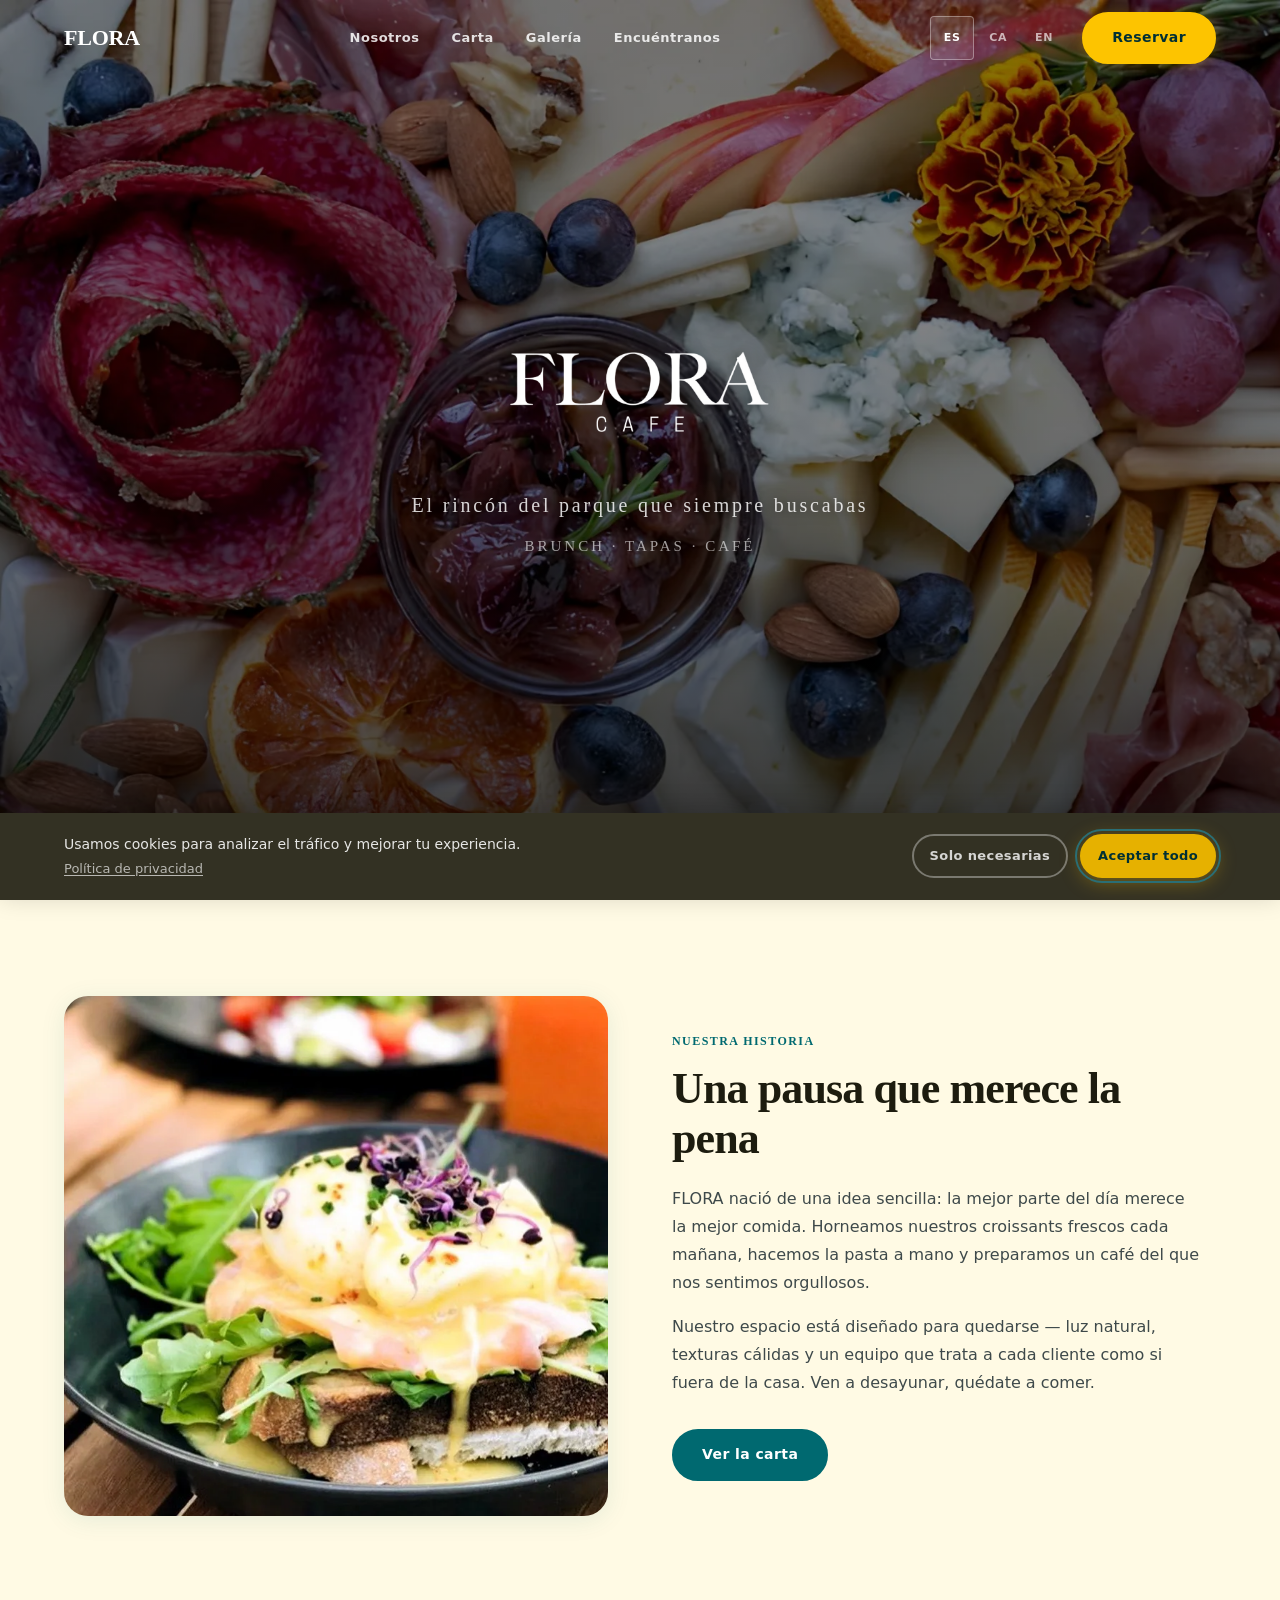
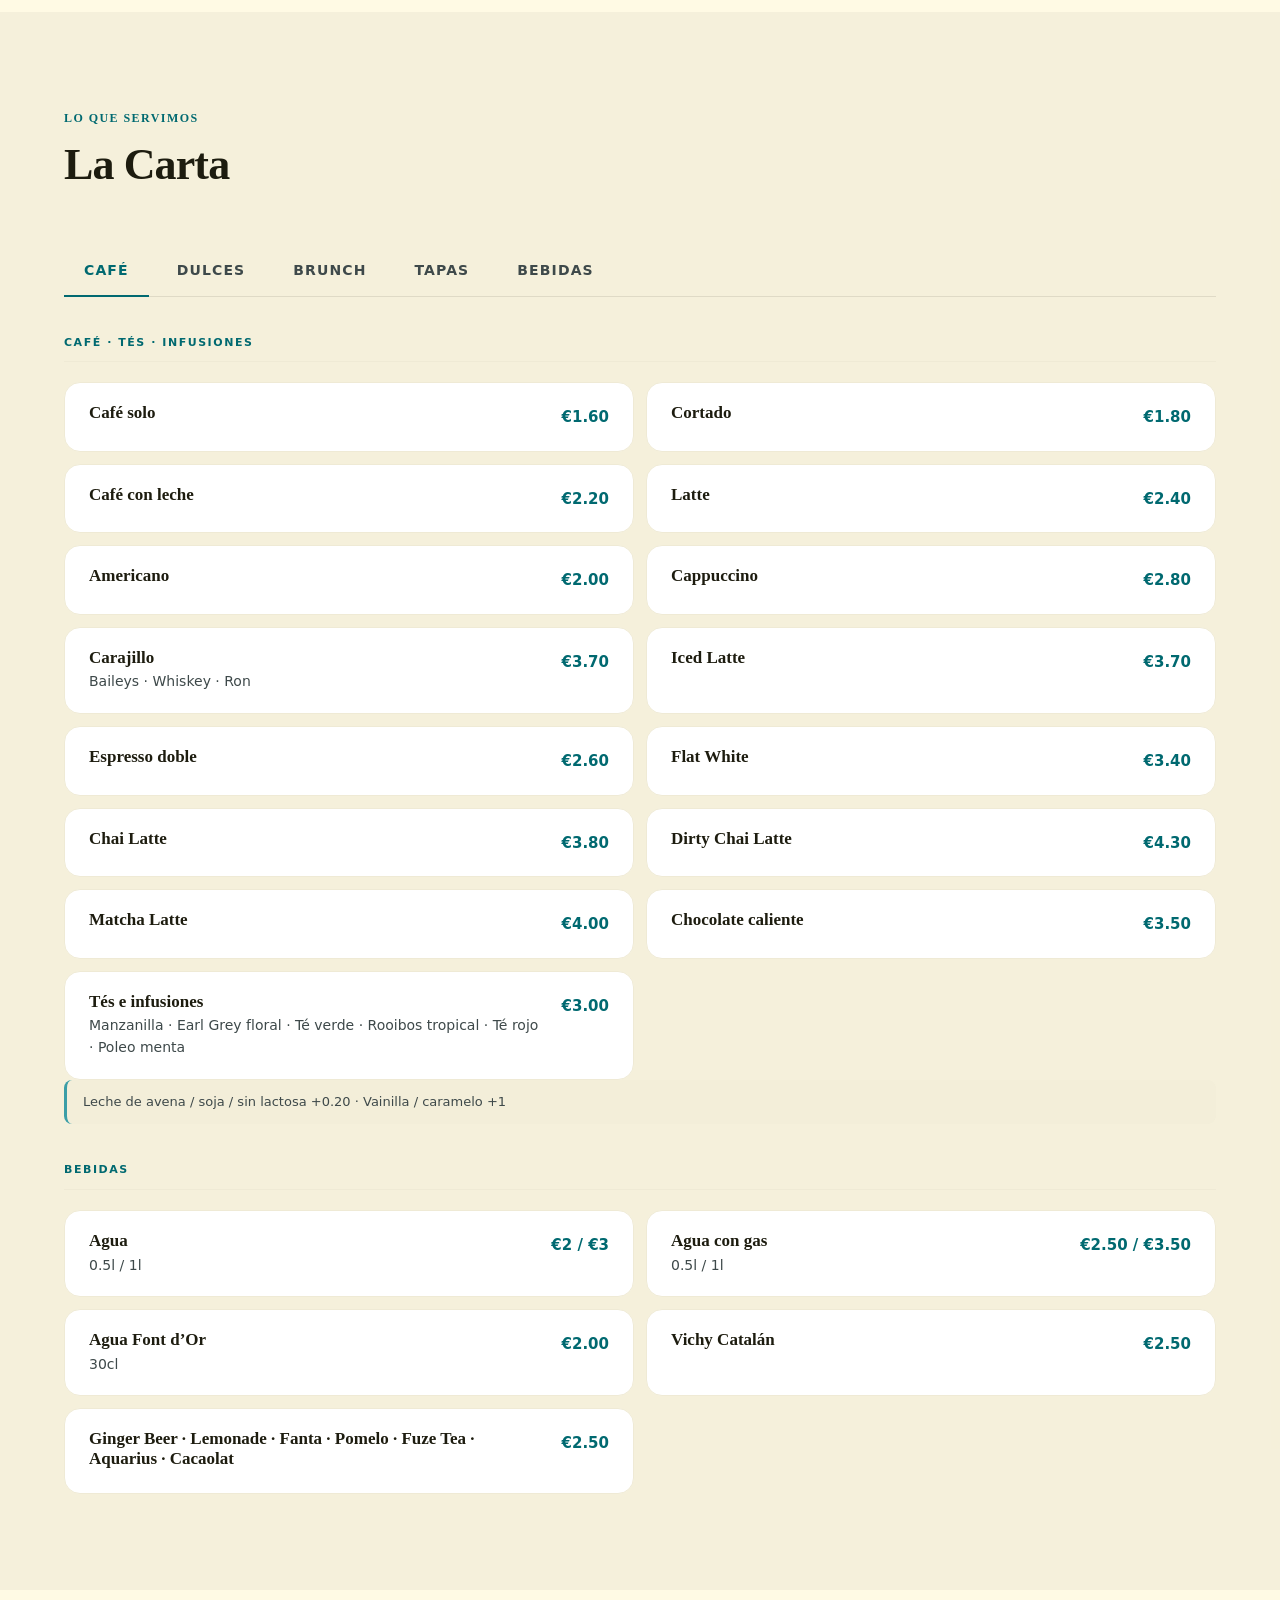
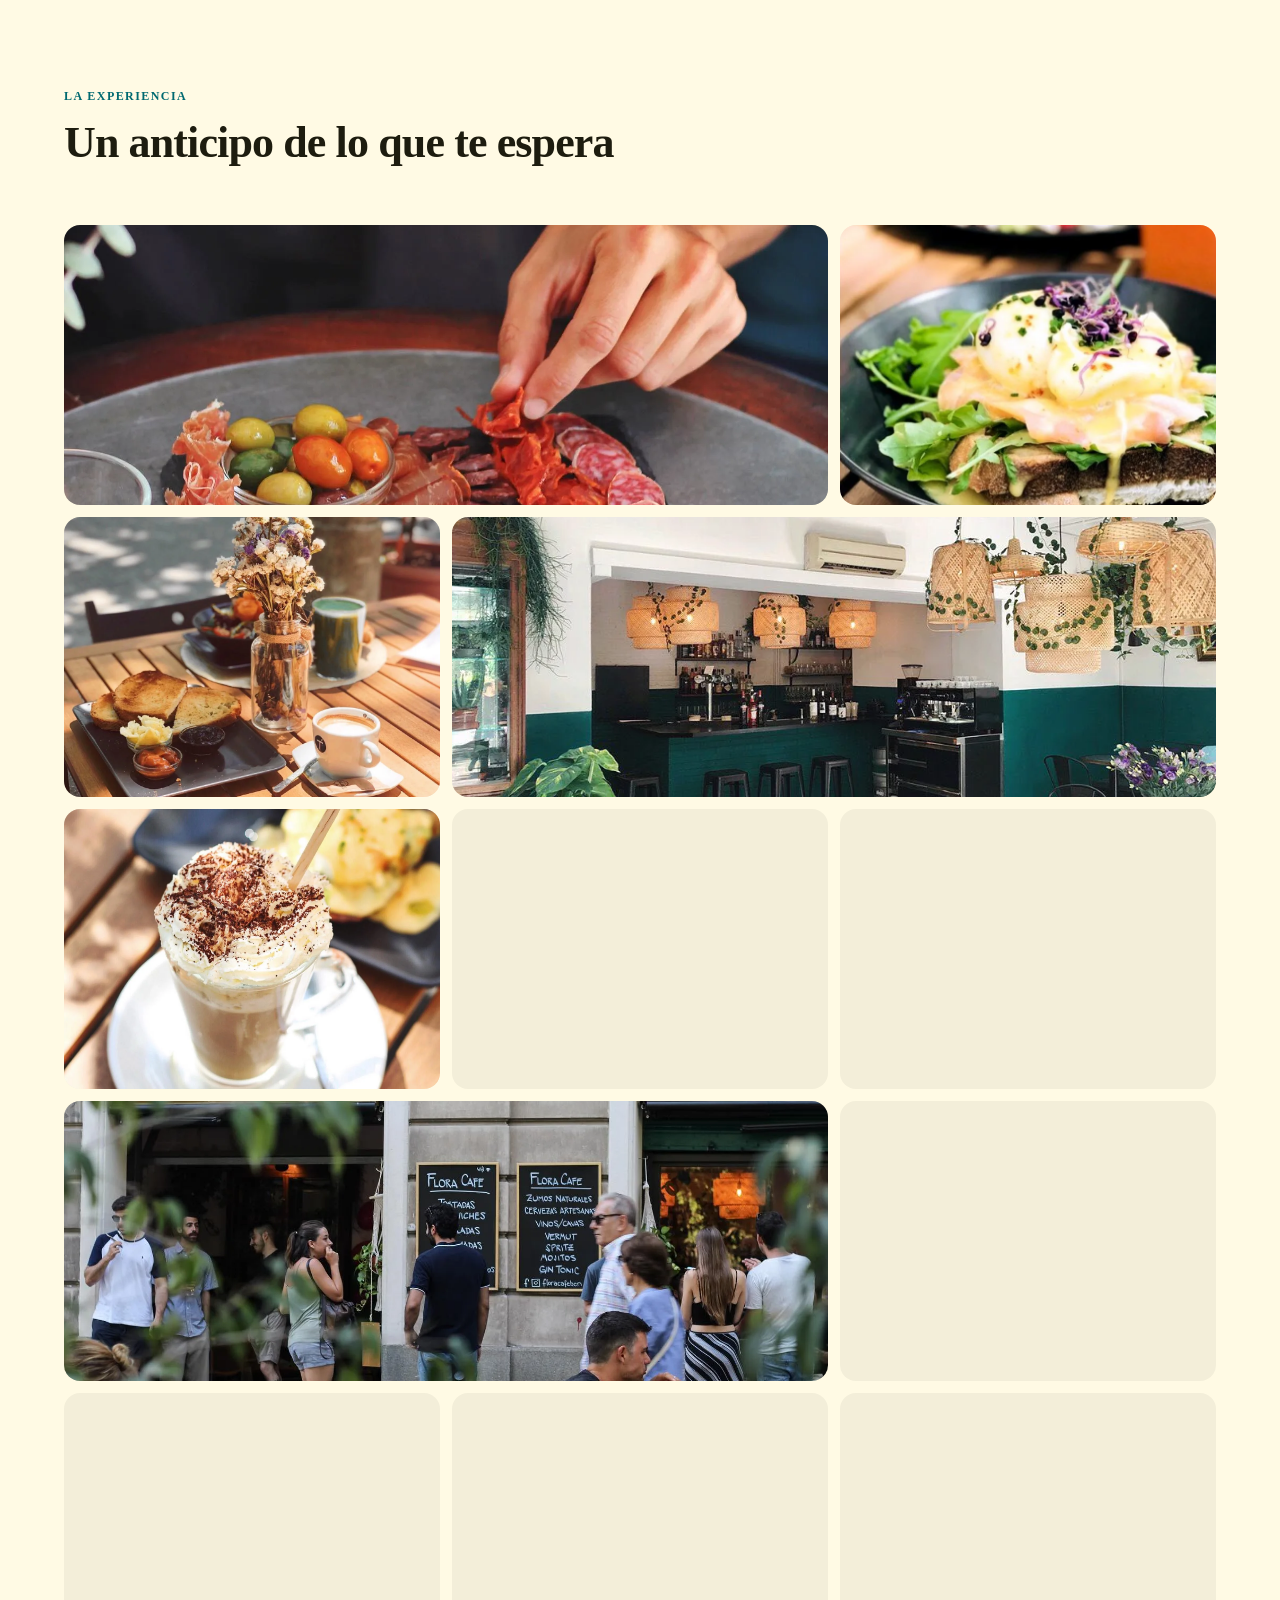
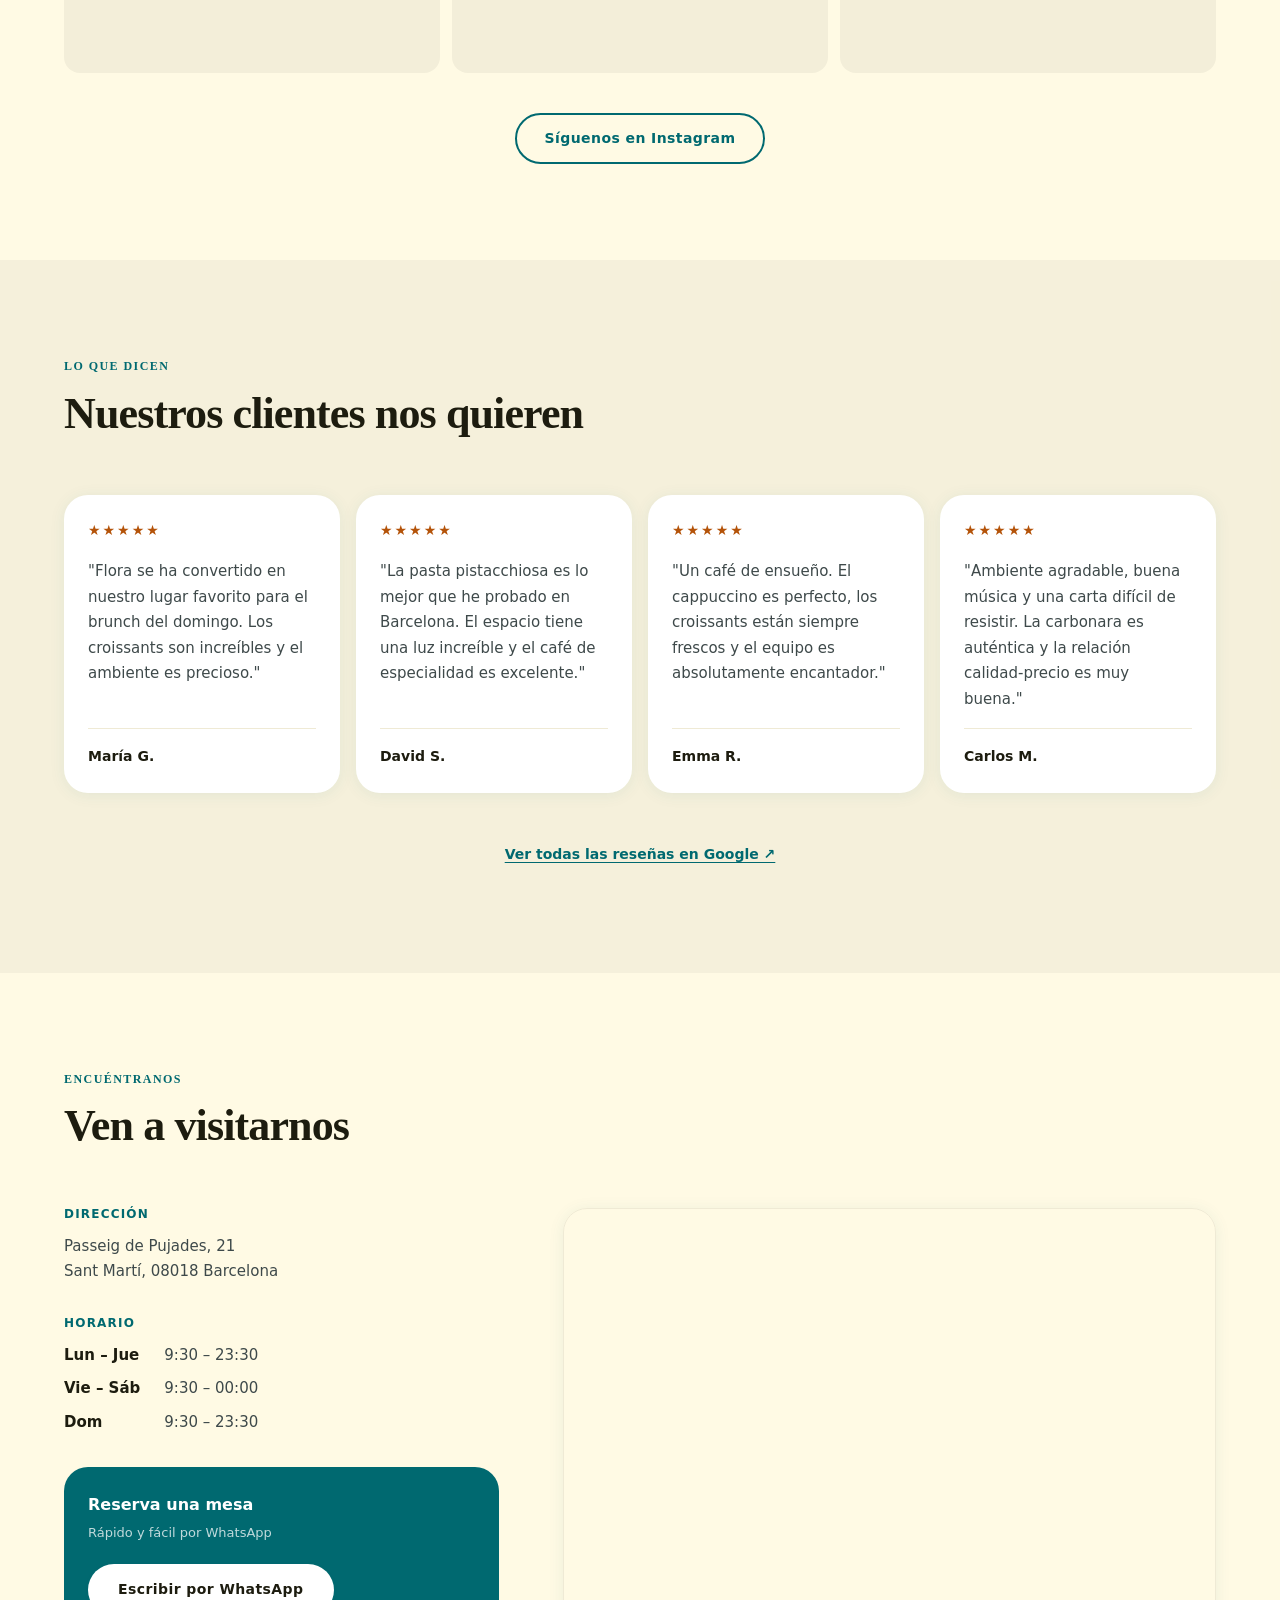
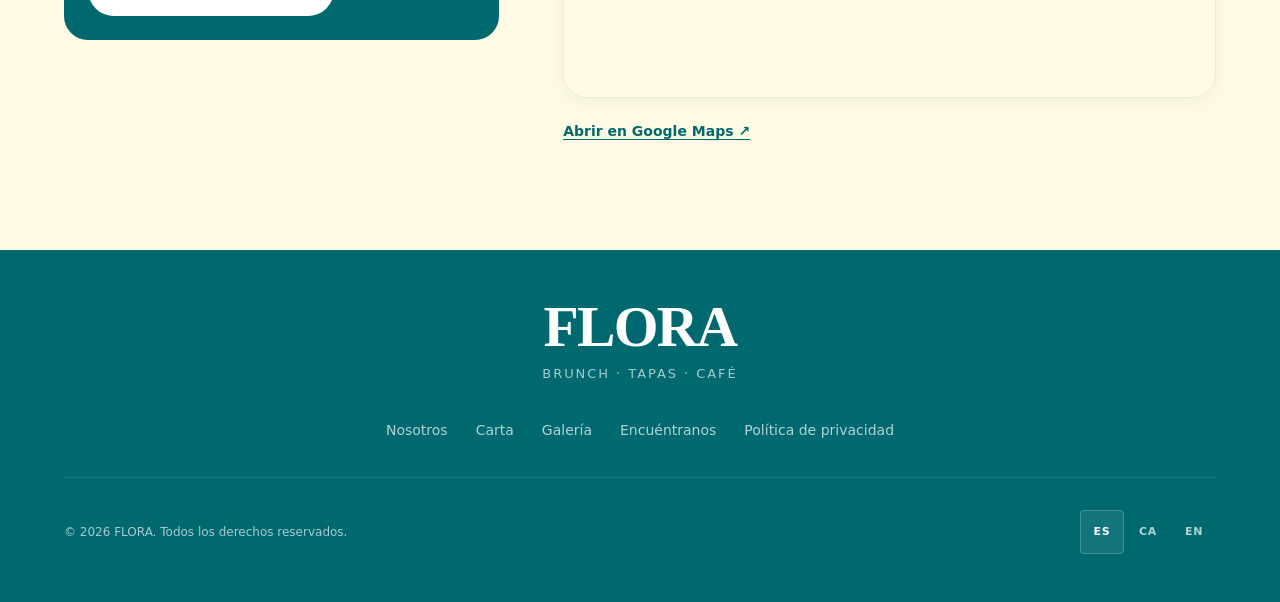
<file: index.html>
<!DOCTYPE html>
<html lang="es">
<head>
  <meta charset="UTF-8">
  <meta name="viewport" content="width=device-width, initial-scale=1.0">

  <!-- SEO -->
  <title>FLORA — Brunch · Tapas · Café en Barcelona</title>
  <meta name="description" content="FLORA es un café artesanal en Barcelona especializado en brunch mediterráneo, pasta fresca y café de especialidad. Croissants horneados cada mañana.">
  <link rel="canonical" href="https://flora-bcn.vercel.app">

  <!-- Open Graph -->
  <meta property="og:type" content="website">
  <meta property="og:title" content="FLORA — Brunch · Tapas · Café en Barcelona">
  <meta property="og:description" content="Croissants horneados cada mañana, pasta hecha a mano y café de especialidad. FLORA, Barcelona.">
  <meta property="og:image" content="https://flora-bcn.vercel.app/images/og-image.jpg">
  <meta property="og:url" content="https://flora-bcn.vercel.app">
  <meta property="og:locale" content="es_ES">

  <!-- Twitter Card -->
  <meta name="twitter:card" content="summary_large_image">
  <meta name="twitter:title" content="FLORA — Brunch · Tapas · Café en Barcelona">
  <meta name="twitter:image" content="https://flora-bcn.vercel.app/images/og-image.jpg">

  <!-- Favicon -->
  <link rel="icon" type="image/svg+xml" href="favicon.svg">
  <link rel="manifest" href="site.webmanifest">

  <!-- Preconnect — GTM loads after cookie consent; pre-warm the connection -->
  <link rel="preconnect" href="https://www.googletagmanager.com" crossorigin>
  <link rel="dns-prefetch" href="https://www.googletagmanager.com">

  <!-- Preload hero poster — LCP candidate; fetchpriority="high" maximises priority -->
  <link rel="preload" as="image"
        imagesrcset="images/Hero-mobile.webp 750w, images/hero1.webp 1920w"
        imagesizes="(max-width: 767px) 750px, 1920px"
        type="image/webp" fetchpriority="high">

  <!-- Preload heading font -->
  <link rel="preload" href="fonts/CormorantGaramond-SemiBold.woff2" as="font" type="font/woff2" crossorigin>
  <!-- Preload body font — prevents FOUT on body text -->
  <link rel="preload" href="fonts/BeVietnamPro-Regular.woff2" as="font" type="font/woff2" crossorigin>

  <!-- Stylesheets -->
  <link rel="stylesheet" href="css/style.css">
  <link rel="stylesheet" href="css/print.css" media="print">

  <!-- UPDATE: Replace G-XXXXXXXXXX with the real GA4 Measurement ID before launch -->
  <script>window.GA_MEASUREMENT_ID = 'G-XXXXXXXXXX';</script>

  <!-- Schema.org JSON-LD -->
  <script type="application/ld+json">
  {
    "@context": "https://schema.org",
    "@type": "Restaurant",
    "name": "FLORA",
    "url": "https://flora-bcn.vercel.app",
    "image": "https://flora-bcn.vercel.app/images/og-image.jpg",
    "telephone": "+34600000000",
    "address": {
      "@type": "PostalAddress",
      "streetAddress": "Passeig de Pujades, 21",
      "postalCode": "08018",
      "addressLocality": "Barcelona",
      "addressRegion": "Sant Martí",
      "addressCountry": "ES"
    },
    "servesCuisine": ["Brunch", "Tapas", "Café"],
    "priceRange": "€€",
    "openingHoursSpecification": [
      {
        "@type": "OpeningHoursSpecification",
        "dayOfWeek": ["Monday", "Tuesday", "Wednesday", "Thursday", "Sunday"],
        "opens": "09:30",
        "closes": "23:30"
      },
      {
        "@type": "OpeningHoursSpecification",
        "dayOfWeek": ["Friday", "Saturday"],
        "opens": "09:30",
        "closes": "00:00"
      }
    ],
    "aggregateRating": {
      "@type": "AggregateRating",
      "ratingValue": 4.8,
      "reviewCount": 89
    }
  }
  </script>
</head>
<body>

<!-- ============================================================
     LOADING SCREEN — shows on first visit only
     ============================================================ -->
<div id="loader" class="loader" aria-hidden="true">
  <div class="loader__inner">
    <span class="loader__name">FLORA</span>
    <span class="loader__sub">Brunch · Tapas · Café</span>
  </div>
</div>

<!-- ============================================================
     SKIP NAVIGATION
     ============================================================ -->
<a href="#main" class="skip-nav" data-i18n="skip.nav">Ir al contenido principal</a>

<!-- ============================================================
     NAVIGATION
     ============================================================ -->
<nav id="nav" aria-label="Navegación principal" data-i18n-aria="nav.aria">
  <div class="nav__inner container">

    <!-- Logo -->
    <a href="#" class="nav__logo" aria-label="FLORA — Inicio" data-i18n-aria="nav.logo.aria">FLORA</a>

    <!-- Desktop links + mobile overlay -->
    <ul class="nav__links" id="nav-links" role="list">
      <li><a href="#about" data-i18n="nav.about">Nosotros</a></li>
      <li><a href="#menu" data-i18n="nav.menu">Carta</a></li>
      <li><a href="#gallery" data-i18n="nav.gallery">Galería</a></li>
      <li><a href="#find-us" data-i18n="nav.find">Encuéntranos</a></li>
      <!-- Mobile-only items -->
      <li class="nav__mobile-extra">
        <div class="nav__lang" role="group" aria-label="Idioma" data-i18n-aria="nav.lang.aria">
          <button class="lang-btn lang-btn--active" data-lang="es" aria-pressed="true">ES</button>
          <button class="lang-btn" data-lang="ca" aria-pressed="false">CA</button>
          <button class="lang-btn" data-lang="en" aria-pressed="false">EN</button>
        </div>
      </li>
      <li class="nav__mobile-extra">
        <a href="#find-us" class="btn btn--cta" data-i18n="nav.reserve">Reservar</a>
      </li>
    </ul>

    <!-- Desktop right: lang + CTA -->
    <div class="nav__right">
      <div class="nav__lang nav__lang--desktop" role="group" aria-label="Idioma" data-i18n-aria="nav.lang.aria">
        <button class="lang-btn lang-btn--active" data-lang="es" aria-pressed="true">ES</button>
        <button class="lang-btn" data-lang="ca" aria-pressed="false">CA</button>
        <button class="lang-btn" data-lang="en" aria-pressed="false">EN</button>
      </div>
      <a href="#find-us" class="btn btn--cta" data-i18n="nav.reserve">Reservar</a>
    </div>

    <!-- Hamburger -->
    <button
      class="nav__toggle"
      id="nav-toggle"
      aria-expanded="false"
      aria-controls="nav-links"
      aria-label="Abrir menú"
      data-i18n-aria="nav.toggle.open">
      <span></span>
      <span></span>
      <span></span>
    </button>

  </div>
</nav>

<!-- SR-only H1 — visible heading is in each section -->
<h1 class="sr-only">FLORA Cafe — Brunch, Tapas y Café en Barcelona</h1>

<!-- ============================================================
     MAIN CONTENT
     ============================================================ -->
<main id="main">

<!-- ─── HERO ──────────────────────────────────────────────── -->
<section id="hero">

  <div class="hero__bg" aria-hidden="true">
    <picture>
      <source media="(max-width: 767px)" srcset="images/Hero-mobile.webp" type="image/webp">
      <source srcset="images/hero1.webp" type="image/webp">
      <img src="images/hero1.jpg" alt="" class="hero__img" decoding="async" fetchpriority="high">
    </picture>
    <div class="hero__overlay"></div>
  </div>

  <!-- Hero content -->
  <div class="hero__content">
    <div class="hero__top">
      <img
        src="images/logo.webp"
        alt="FLORA"
        class="hero__logo"
        width="220"
        height="88"
        loading="eager"
        decoding="sync">
      <p class="hero__subtitle" data-i18n="hero.subtitle">El rincón del parque que siempre buscabas</p>
    </div>
    <div class="hero__bottom">
      <p class="hero__tagline" data-i18n="hero.tagline">Brunch · Tapas · Café</p>
    </div>
  </div>

  <!-- Scroll indicator -->
  <div class="hero__scroll" aria-hidden="true">
    <div class="hero__scroll-mouse">
      <div class="hero__scroll-dot"></div>
    </div>
  </div>

</section>

<!-- ─── ABOUT ─────────────────────────────────────────────── -->
<section id="about" class="section">
  <div class="container about__grid">

    <!-- Image (moves to left on desktop) -->
    <div class="about__image-wrap">
      <picture>
        <source srcset="images/food7.webp" type="image/webp">
        <img
          src="images/food7.jpg"
          alt="El cálido interior de FLORA Cafe, con luz natural y detalles artesanales"
          class="about__image reveal--scale"
          loading="lazy"
          decoding="async"
          width="800"
          height="600">
      </picture>
    </div>

    <!-- Text -->
    <div class="about__text">
      <span class="section-label reveal" data-i18n="about.label">Nuestra historia</span>
      <h2 class="reveal--heading" data-i18n="about.heading">Una pausa que merece la pena</h2>
      <p class="reveal" style="transition-delay:80ms" data-i18n="about.p1">FLORA nació de una idea sencilla: la mejor parte del día merece la mejor comida. Horneamos nuestros croissants frescos cada mañana, hacemos la pasta a mano y preparamos un café del que nos sentimos orgullosos.</p>
      <p class="reveal" style="transition-delay:160ms" data-i18n="about.p2">Nuestro espacio está diseñado para quedarse — luz natural, texturas cálidas y un equipo que trata a cada cliente como si fuera de la casa. Ven a desayunar, quédate a comer.</p>
      <a href="#menu" class="btn btn--primary reveal" style="transition-delay:240ms" data-i18n="about.cta">Ver la carta</a>
    </div>

  </div>
</section>

<!-- ─── MENU ──────────────────────────────────────────────── -->
<section id="menu" class="section section--tinted">
  <div class="container">

    <div class="section-header">
      <span class="section-label reveal" data-i18n="menu.label">Lo que servimos</span>
      <h2 class="reveal--heading" data-i18n="menu.heading">La Carta</h2>
    </div>

    <!-- Tab list -->
    <div class="menu__tabs" role="tablist" aria-label="Categorías del menú" data-i18n-aria="menu.tabs.aria">
      <button class="menu__tab menu__tab--active" role="tab" aria-selected="true"  aria-controls="panel-cafe"    id="tab-cafe"    data-i18n="menu.tab.cafe">CAFÉ</button>
      <button class="menu__tab" role="tab" aria-selected="false" tabindex="-1" aria-controls="panel-dulces"  id="tab-dulces"  data-i18n="menu.tab.dulces">DULCES</button>
      <button class="menu__tab" role="tab" aria-selected="false" tabindex="-1" aria-controls="panel-brunch"  id="tab-brunch"  data-i18n="menu.tab.croissants">BRUNCH</button>
      <button class="menu__tab" role="tab" aria-selected="false" tabindex="-1" aria-controls="panel-tapas"   id="tab-tapas"   data-i18n="menu.tab.pasta">TAPAS</button>
      <button class="menu__tab" role="tab" aria-selected="false" tabindex="-1" aria-controls="panel-bebidas" id="tab-bebidas" data-i18n="menu.tab.drinks">BEBIDAS</button>
    </div>

    <!-- Tab panels -->
    <div class="menu__panels">

      <!-- ─── CAFÉ ──────────────────────────────────────────── -->
      <div id="panel-cafe" role="tabpanel" aria-labelledby="tab-cafe">

        <h3 class="menu__subcat" data-i18n="menu.cat.cafe">CAFÉ · TÉS · INFUSIONES</h3>

        <div class="tapas-list stagger-group">

          <article class="tapas-item reveal">
            <div class="tapas-item__body">
              <h4 class="tapas-item__name" data-i18n="menu.item.cafe.solo">Café solo</h4>
            </div>
            <span class="tapas-item__price">€1.60</span>
          </article>

          <article class="tapas-item reveal">
            <div class="tapas-item__body">
              <h4 class="tapas-item__name" data-i18n="menu.item.cafe.cortado">Cortado</h4>
            </div>
            <span class="tapas-item__price">€1.80</span>
          </article>

          <article class="tapas-item reveal">
            <div class="tapas-item__body">
              <h4 class="tapas-item__name" data-i18n="menu.item.cafe.conleche">Café con leche</h4>
            </div>
            <span class="tapas-item__price">€2.20</span>
          </article>

          <article class="tapas-item reveal">
            <div class="tapas-item__body">
              <h4 class="tapas-item__name" data-i18n="menu.item.cafe.latte">Latte</h4>
            </div>
            <span class="tapas-item__price">€2.40</span>
          </article>

          <article class="tapas-item reveal">
            <div class="tapas-item__body">
              <h4 class="tapas-item__name" data-i18n="menu.item.cafe.americano">Americano</h4>
            </div>
            <span class="tapas-item__price">€2.00</span>
          </article>

          <article class="tapas-item reveal">
            <div class="tapas-item__body">
              <h4 class="tapas-item__name" data-i18n="menu.item.cafe.cappuccino">Cappuccino</h4>
            </div>
            <span class="tapas-item__price">€2.80</span>
          </article>

          <article class="tapas-item reveal">
            <div class="tapas-item__body">
              <h4 class="tapas-item__name" data-i18n="menu.item.cafe.carajillo">Carajillo</h4>
              <p class="tapas-item__desc" data-i18n="menu.item.cafe.carajillo.desc">Baileys · Whiskey · Ron</p>
            </div>
            <span class="tapas-item__price">€3.70</span>
          </article>

          <article class="tapas-item reveal">
            <div class="tapas-item__body">
              <h4 class="tapas-item__name" data-i18n="menu.item.cafe.iced">Iced Latte</h4>
            </div>
            <span class="tapas-item__price">€3.70</span>
          </article>

          <article class="tapas-item reveal">
            <div class="tapas-item__body">
              <h4 class="tapas-item__name" data-i18n="menu.item.cafe.doble">Espresso doble</h4>
            </div>
            <span class="tapas-item__price">€2.60</span>
          </article>

          <article class="tapas-item reveal">
            <div class="tapas-item__body">
              <h4 class="tapas-item__name" data-i18n="menu.item.cafe.flatwhite">Flat White</h4>
            </div>
            <span class="tapas-item__price">€3.40</span>
          </article>

          <article class="tapas-item reveal">
            <div class="tapas-item__body">
              <h4 class="tapas-item__name" data-i18n="menu.item.cafe.chai">Chai Latte</h4>
            </div>
            <span class="tapas-item__price">€3.80</span>
          </article>

          <article class="tapas-item reveal">
            <div class="tapas-item__body">
              <h4 class="tapas-item__name" data-i18n="menu.item.cafe.dirtychai">Dirty Chai Latte</h4>
            </div>
            <span class="tapas-item__price">€4.30</span>
          </article>

          <article class="tapas-item reveal">
            <div class="tapas-item__body">
              <h4 class="tapas-item__name" data-i18n="menu.item.cafe.matcha">Matcha Latte</h4>
            </div>
            <span class="tapas-item__price">€4.00</span>
          </article>

          <article class="tapas-item reveal">
            <div class="tapas-item__body">
              <h4 class="tapas-item__name" data-i18n="menu.item.cafe.chocolate">Chocolate caliente</h4>
            </div>
            <span class="tapas-item__price">€3.50</span>
          </article>

          <article class="tapas-item reveal">
            <div class="tapas-item__body">
              <h4 class="tapas-item__name" data-i18n="menu.item.cafe.te">Tés e infusiones</h4>
              <p class="tapas-item__desc" data-i18n="menu.item.cafe.te.desc">Manzanilla · Earl Grey floral · Té verde · Rooibos tropical · Té rojo · Poleo menta</p>
            </div>
            <span class="tapas-item__price">€3.00</span>
          </article>

        </div>

        <p class="menu__note" data-i18n="menu.note.cafe.addons">Leche de avena / soja / sin lactosa +0.20 · Vainilla / caramelo +1</p>

        <h3 class="menu__subcat" data-i18n="menu.cat.cold">BEBIDAS</h3>

        <div class="tapas-list stagger-group">

          <article class="tapas-item reveal">
            <div class="tapas-item__body">
              <h4 class="tapas-item__name" data-i18n="menu.item.agua">Agua</h4>
              <p class="tapas-item__desc">0.5l / 1l</p>
            </div>
            <span class="tapas-item__price">€2 / €3</span>
          </article>

          <article class="tapas-item reveal">
            <div class="tapas-item__body">
              <h4 class="tapas-item__name" data-i18n="menu.item.agua.gas">Agua con gas</h4>
              <p class="tapas-item__desc">0.5l / 1l</p>
            </div>
            <span class="tapas-item__price">€2.50 / €3.50</span>
          </article>

          <article class="tapas-item reveal">
            <div class="tapas-item__body">
              <h4 class="tapas-item__name" data-i18n="menu.item.fontdor">Agua Font d&rsquo;Or</h4>
              <p class="tapas-item__desc">30cl</p>
            </div>
            <span class="tapas-item__price">€2.00</span>
          </article>

          <article class="tapas-item reveal">
            <div class="tapas-item__body">
              <h4 class="tapas-item__name" data-i18n="menu.item.vichy">Vichy Catalán</h4>
            </div>
            <span class="tapas-item__price">€2.50</span>
          </article>

          <article class="tapas-item reveal">
            <div class="tapas-item__body">
              <h4 class="tapas-item__name" data-i18n="menu.item.refrescos">Ginger Beer · Lemonade · Fanta · Pomelo · Fuze Tea · Aquarius · Cacaolat</h4>
            </div>
            <span class="tapas-item__price">€2.50</span>
          </article>

        </div>
      </div>

      <!-- ─── DULCES ─────────────────────────────────────────── -->
      <div id="panel-dulces" role="tabpanel" aria-labelledby="tab-dulces" class="menu__panel--hidden">

        <h3 class="menu__subcat" data-i18n="menu.cat.dulces">DULCES CASEROS</h3>

        <div class="tapas-list stagger-group">

          <article class="tapas-item reveal">
            <div class="tapas-item__body">
              <h4 class="tapas-item__name" data-i18n="menu.item.granola">Granola casera</h4>
              <p class="tapas-item__desc" data-i18n="menu.item.granola.desc">Con yogur natural, granola casera, frutas de temporada y miel</p>
            </div>
            <span class="tapas-item__price">€7.90</span>
          </article>

          <article class="tapas-item reveal">
            <div class="tapas-item__body">
              <h4 class="tapas-item__name" data-i18n="menu.item.zanahoria">Tarta de zanahoria</h4>
              <p class="tapas-item__desc" data-i18n="menu.item.zanahoria.desc">Glaseado con granola casera</p>
            </div>
            <span class="tapas-item__price">€5.90</span>
          </article>

          <article class="tapas-item reveal">
            <div class="tapas-item__body">
              <h4 class="tapas-item__name" data-i18n="menu.item.banana">Banana bread</h4>
              <p class="tapas-item__desc" data-i18n="menu.item.banana.desc">Con dulce de leche y banana caramelizada</p>
            </div>
            <span class="tapas-item__price">€5.90</span>
          </article>

          <article class="tapas-item reveal">
            <div class="tapas-item__body">
              <h4 class="tapas-item__name" data-i18n="menu.item.brownie">Brownie</h4>
              <p class="tapas-item__desc" data-i18n="menu.item.brownie.desc">Con helado de vainilla y frutas de temporada</p>
            </div>
            <span class="tapas-item__price">€6.40</span>
          </article>

          <article class="tapas-item reveal">
            <div class="tapas-item__body">
              <h4 class="tapas-item__name" data-i18n="menu.item.cookie">Chocolate chunk cookie XL</h4>
            </div>
            <span class="tapas-item__price">€3.60</span>
          </article>

          <article class="tapas-item reveal">
            <div class="tapas-item__body">
              <h4 class="tapas-item__name" data-i18n="menu.item.croissant.dulce">Croissant dulce</h4>
              <p class="tapas-item__desc" data-i18n="menu.item.croissant.dulce.desc">Con nutella o dulce de leche</p>
            </div>
            <span class="tapas-item__price">€3.60</span>
          </article>

        </div>

        <h3 class="menu__subcat" data-i18n="menu.cat.zumos">ZUMOS NATURALES</h3>

        <div class="tapas-list stagger-group">

          <article class="tapas-item reveal">
            <div class="tapas-item__body">
              <h4 class="tapas-item__name" data-i18n="menu.item.limonada">Limonada casera</h4>
              <p class="tapas-item__desc">45cl</p>
            </div>
            <span class="tapas-item__price">€3.90</span>
          </article>

          <article class="tapas-item reveal">
            <div class="tapas-item__body">
              <h4 class="tapas-item__name" data-i18n="menu.item.naranja">Naranja</h4>
              <p class="tapas-item__desc">23cl / 45cl</p>
            </div>
            <span class="tapas-item__price">€3.90 / €5.90</span>
          </article>

          <article class="tapas-item reveal">
            <div class="tapas-item__body">
              <h4 class="tapas-item__name" data-i18n="menu.item.fresa">Fresa y plátano</h4>
              <p class="tapas-item__desc" data-i18n="menu.item.fresa.desc">45cl · Con leche o zumo de naranja +1</p>
            </div>
            <span class="tapas-item__price">€5.90</span>
          </article>

          <article class="tapas-item reveal">
            <div class="tapas-item__body">
              <h4 class="tapas-item__name" data-i18n="menu.item.verde">Verde</h4>
              <p class="tapas-item__desc" data-i18n="menu.item.verde.desc">45cl · Manzana, pepino y apio</p>
            </div>
            <span class="tapas-item__price">€5.90</span>
          </article>

          <article class="tapas-item reveal">
            <div class="tapas-item__body">
              <h4 class="tapas-item__name" data-i18n="menu.item.vitamina">Vitamina</h4>
              <p class="tapas-item__desc" data-i18n="menu.item.vitamina.desc">45cl · Naranja, zanahoria y jengibre</p>
            </div>
            <span class="tapas-item__price">€5.90</span>
          </article>

        </div>
      </div>

      <!-- ─── BRUNCH ─────────────────────────────────────────── -->
      <div id="panel-brunch" role="tabpanel" aria-labelledby="tab-brunch" class="menu__panel--hidden">

        <h3 class="menu__subcat" data-i18n="menu.cat.tostadas">TOSTADAS</h3>

        <div class="tapas-list stagger-group">

          <article class="tapas-item reveal">
            <div class="tapas-item__body">
              <h4 class="tapas-item__name" data-i18n="menu.item.toast.aguacate">Tostada de aguacate</h4>
              <p class="tapas-item__desc" data-i18n="menu.item.toast.aguacate.desc">Aguacate, tomate cherry, queso feta y cebollino · +dos huevos pochados o salmón +3</p>
            </div>
            <span class="tapas-item__price">€7.90</span>
          </article>

          <article class="tapas-item reveal">
            <div class="tapas-item__body">
              <h4 class="tapas-item__name" data-i18n="menu.item.toast.setas">Tostada con mix de setas</h4>
              <p class="tapas-item__desc" data-i18n="menu.item.toast.setas.desc">Mix de setas en reducción de salsa de soja y aguacate</p>
            </div>
            <span class="tapas-item__price">€9.50</span>
          </article>

          <article class="tapas-item reveal">
            <div class="tapas-item__body">
              <h4 class="tapas-item__name" data-i18n="menu.item.toast.burrata">Tostada de burrata</h4>
              <p class="tapas-item__desc" data-i18n="menu.item.toast.burrata.desc">Burrata de búfala, tomate, albahaca y crema balsámica</p>
            </div>
            <span class="tapas-item__price">€10.50</span>
          </article>

          <article class="tapas-item reveal">
            <div class="tapas-item__body">
              <h4 class="tapas-item__name" data-i18n="menu.item.toast.serrano">Tostada de jamón serrano</h4>
              <p class="tapas-item__desc" data-i18n="menu.item.toast.serrano.desc">Jamón serrano, queso crema, rúcula, tomate cherry y pesto</p>
            </div>
            <span class="tapas-item__price">€9.50</span>
          </article>

          <article class="tapas-item reveal">
            <div class="tapas-item__body">
              <h4 class="tapas-item__name" data-i18n="menu.item.bikini">Bikini</h4>
              <p class="tapas-item__desc" data-i18n="menu.item.bikini.desc">Jamón york y doble queso edam</p>
            </div>
            <span class="tapas-item__price">€4.20</span>
          </article>

          <article class="tapas-item reveal">
            <div class="tapas-item__body">
              <h4 class="tapas-item__name" data-i18n="menu.item.flora.croissant">Flora croissant</h4>
              <p class="tapas-item__desc" data-i18n="menu.item.flora.croissant.desc">Jamón york, queso edam, rúcula, aguacate y tomate cherry</p>
            </div>
            <span class="tapas-item__price">€6.90</span>
          </article>

        </div>

        <h3 class="menu__subcat" data-i18n="menu.cat.sandwiches">SANDWICHES</h3>
        <p class="menu__note" data-i18n="menu.note.sandwiches">Acompañados de patatas rústicas, con boniatos +1</p>

        <div class="tapas-list stagger-group">

          <article class="tapas-item reveal">
            <div class="tapas-item__body">
              <h4 class="tapas-item__name" data-i18n="menu.item.bagel">Bagel de salmón</h4>
              <p class="tapas-item__desc" data-i18n="menu.item.bagel.desc">Bagel de semillas con salmón ahumado, aguacate, rúcula, queso crema de eneldo y alcaparras</p>
            </div>
            <span class="tapas-item__price">€13.00</span>
          </article>

          <article class="tapas-item reveal">
            <div class="tapas-item__body">
              <h4 class="tapas-item__name" data-i18n="menu.item.brioche">Brioche de pollo</h4>
              <p class="tapas-item__desc" data-i18n="menu.item.brioche.desc">Pan brioche con pollo al horno, queso fundido, bacon, cebolla caramelizada, rúcula, tomate y mayonesa rosa casera</p>
            </div>
            <span class="tapas-item__price">€12.50</span>
          </article>

          <article class="tapas-item reveal">
            <div class="tapas-item__body">
              <div class="tapas-item__name-row">
                <h4 class="tapas-item__name" data-i18n="menu.item.grilled">Triple grilled cheese</h4>
                <span class="tapas-badge">NEW</span>
              </div>
              <p class="tapas-item__desc" data-i18n="menu.item.grilled.desc">Pan rústico con queso edam, brie y queso azul</p>
            </div>
            <span class="tapas-item__price">€10.50</span>
          </article>

        </div>

        <h3 class="menu__subcat" data-i18n="menu.cat.benedictos">HUEVOS BENEDICTOS</h3>
        <p class="menu__note" data-i18n="menu.note.benedictos">De 9.30h a 16.00h — Dos huevos pochados sobre english muffin cubiertos de salsa holandesa y acompañados de patatas rústicas y ensalada, con boniatos +1</p>

        <div class="tapas-list stagger-group">

          <article class="tapas-item reveal">
            <div class="tapas-item__body">
              <h4 class="tapas-item__name" data-i18n="menu.item.benedict.salmon">Salmón</h4>
            </div>
            <span class="tapas-item__price">€13.50</span>
          </article>

          <article class="tapas-item reveal">
            <div class="tapas-item__body">
              <h4 class="tapas-item__name" data-i18n="menu.item.benedict.serrano">Jamón serrano</h4>
            </div>
            <span class="tapas-item__price">€12.90</span>
          </article>

          <article class="tapas-item reveal">
            <div class="tapas-item__body">
              <h4 class="tapas-item__name" data-i18n="menu.item.benedict.aguacate">Aguacate</h4>
            </div>
            <span class="tapas-item__price">€12.90</span>
          </article>

        </div>

        <h3 class="menu__subcat" data-i18n="menu.cat.especial">ESPECIAL DE INVIERNO</h3>

        <div class="tapas-list stagger-group">

          <article class="tapas-item reveal">
            <div class="tapas-item__body">
              <h4 class="tapas-item__name" data-i18n="menu.item.sopa">Sopa de tomate asado</h4>
              <p class="tapas-item__desc" data-i18n="menu.item.sopa.desc">Servido con bikini de queso</p>
            </div>
            <span class="tapas-item__price">€9.50</span>
          </article>

        </div>
      </div>

      <!-- ─── TAPAS ──────────────────────────────────────────── -->
      <div id="panel-tapas" role="tabpanel" aria-labelledby="tab-tapas" class="menu__panel--hidden">

        <h3 class="menu__subcat" data-i18n="menu.cat.tapas">TAPAS</h3>

        <div class="tapas-list stagger-group">

          <article class="tapas-item reveal">
            <div class="tapas-item__body">
              <h4 class="tapas-item__name" data-i18n="menu.item.olivas">Olivas</h4>
            </div>
            <span class="tapas-item__price">€3.00</span>
          </article>

          <article class="tapas-item reveal">
            <div class="tapas-item__body">
              <h4 class="tapas-item__name" data-i18n="menu.item.frutos">Frutos secos</h4>
            </div>
            <span class="tapas-item__price">€3.00</span>
          </article>

          <article class="tapas-item reveal">
            <div class="tapas-item__body">
              <h4 class="tapas-item__name" data-i18n="menu.item.pan.tomate">Pan con tomate</h4>
            </div>
            <span class="tapas-item__price">€4.00</span>
          </article>

          <article class="tapas-item reveal">
            <div class="tapas-item__body">
              <h4 class="tapas-item__name" data-i18n="menu.item.bravas">Patatas bravas rústicas</h4>
            </div>
            <span class="tapas-item__price">€6.90</span>
          </article>

          <article class="tapas-item reveal">
            <div class="tapas-item__body">
              <h4 class="tapas-item__name" data-i18n="menu.item.boniatos">Boniatos</h4>
            </div>
            <span class="tapas-item__price">€7.90</span>
          </article>

          <article class="tapas-item reveal">
            <div class="tapas-item__body">
              <div class="tapas-item__name-row">
                <h4 class="tapas-item__name" data-i18n="menu.item.dips">Plato de tres dips</h4>
                <span class="tapas-badge">NEW</span>
              </div>
              <p class="tapas-item__desc" data-i18n="menu.item.dips.desc">Hummus de remolacha, guacamole y tzatziki servidos con crudités y pan de coca</p>
            </div>
            <span class="tapas-item__price">€12.50</span>
          </article>

          <article class="tapas-item reveal">
            <div class="tapas-item__body">
              <div class="tapas-item__name-row">
                <h4 class="tapas-item__name" data-i18n="menu.item.nachos">Nachos</h4>
                <span class="tapas-badge">NEW</span>
              </div>
              <p class="tapas-item__desc" data-i18n="menu.item.nachos.desc">Tortillas de maíz, queso cheddar, guacamole, yogur, jalapeños y pico de gallo · con pollo asado +2.5</p>
            </div>
            <span class="tapas-item__price">€11.50</span>
          </article>

          <article class="tapas-item reveal">
            <div class="tapas-item__body">
              <h4 class="tapas-item__name" data-i18n="menu.item.empanadas">Empanadas</h4>
              <p class="tapas-item__desc" data-i18n="menu.item.empanadas.desc">Carne · Queso y cebolla · Espinaca</p>
            </div>
            <span class="tapas-item__price">€3.60</span>
          </article>

          <article class="tapas-item reveal">
            <div class="tapas-item__body">
              <h4 class="tapas-item__name" data-i18n="menu.item.quesos">Tabla de quesos</h4>
              <p class="tapas-item__desc" data-i18n="menu.item.quesos.desc">Brie, Roquefort, Manchego y Edam con uvas asadas, frutas de temporada, nueces y pan tostado</p>
            </div>
            <span class="tapas-item__price">€13.90</span>
          </article>

        </div>

        <h3 class="menu__subcat" data-i18n="menu.cat.ensaladas">ENSALADAS</h3>

        <div class="tapas-list stagger-group">

          <article class="tapas-item reveal">
            <div class="tapas-item__body">
              <h4 class="tapas-item__name" data-i18n="menu.item.ensalada.cabra">Cabra</h4>
              <p class="tapas-item__desc" data-i18n="menu.item.ensalada.cabra.desc">Rúcula y espinacas con queso de cabra, boniato asado, cebolla caramelizada, manzana, nueces, pasas y crema balsámica</p>
            </div>
            <span class="tapas-item__price">€12.50</span>
          </article>

          <article class="tapas-item reveal">
            <div class="tapas-item__body">
              <h4 class="tapas-item__name" data-i18n="menu.item.ensalada.pollo">Pollo</h4>
              <p class="tapas-item__desc" data-i18n="menu.item.ensalada.pollo.desc">Mâroûn, pollo al horno, aguacate, tomate cherry, mozzarella, pistachos y vinagreta de mostaza y miel</p>
            </div>
            <span class="tapas-item__price">€12.50</span>
          </article>

          <article class="tapas-item reveal">
            <div class="tapas-item__body">
              <h4 class="tapas-item__name" data-i18n="menu.item.ensalada.burrata">Burrata de búfala</h4>
              <p class="tapas-item__desc" data-i18n="menu.item.ensalada.burrata.desc">Rúcula y espinacas con burrata de búfala, uvas asadas, calabacín, pistachos, menta y crema balsámica</p>
            </div>
            <span class="tapas-item__price">€13.00</span>
          </article>

        </div>

        <h3 class="menu__subcat" data-i18n="menu.cat.extras">EXTRAS</h3>

        <div class="tapas-list stagger-group">

          <article class="tapas-item reveal">
            <div class="tapas-item__body">
              <h4 class="tapas-item__name" data-i18n="menu.item.extra.aguacate">Aguacate</h4>
            </div>
            <span class="tapas-item__price">€2.50</span>
          </article>

          <article class="tapas-item reveal">
            <div class="tapas-item__body">
              <h4 class="tapas-item__name" data-i18n="menu.item.extra.bacon">Bacon</h4>
            </div>
            <span class="tapas-item__price">€2.00</span>
          </article>

          <article class="tapas-item reveal">
            <div class="tapas-item__body">
              <h4 class="tapas-item__name" data-i18n="menu.item.extra.salmon">Salmón</h4>
            </div>
            <span class="tapas-item__price">€3.00</span>
          </article>

          <article class="tapas-item reveal">
            <div class="tapas-item__body">
              <h4 class="tapas-item__name" data-i18n="menu.item.extra.feta">Queso feta</h4>
            </div>
            <span class="tapas-item__price">€2.00</span>
          </article>

          <article class="tapas-item reveal">
            <div class="tapas-item__body">
              <h4 class="tapas-item__name" data-i18n="menu.item.extra.pollo">Pollo</h4>
            </div>
            <span class="tapas-item__price">€2.50</span>
          </article>

          <article class="tapas-item reveal">
            <div class="tapas-item__body">
              <h4 class="tapas-item__name" data-i18n="menu.item.extra.burrata">Burrata</h4>
            </div>
            <span class="tapas-item__price">€3.00</span>
          </article>

          <article class="tapas-item reveal">
            <div class="tapas-item__body">
              <h4 class="tapas-item__name" data-i18n="menu.item.extra.serrano">Jamón Serrano</h4>
            </div>
            <span class="tapas-item__price">€2.50</span>
          </article>

          <article class="tapas-item reveal">
            <div class="tapas-item__body">
              <h4 class="tapas-item__name" data-i18n="menu.item.extra.setas">Setas</h4>
            </div>
            <span class="tapas-item__price">€2.50</span>
          </article>

        </div>
      </div>

      <!-- ─── BEBIDAS ────────────────────────────────────────── -->
      <div id="panel-bebidas" role="tabpanel" aria-labelledby="tab-bebidas" class="menu__panel--hidden">

        <h3 class="menu__subcat" data-i18n="menu.cat.vinos">VINOS</h3>

        <div class="tapas-list stagger-group">
          <article class="tapas-item reveal">
            <div class="tapas-item__body">
              <h4 class="tapas-item__name" data-i18n="menu.item.vino.caliente">Vino Caliente Glögg</h4>
            </div>
            <span class="tapas-item__price">€6.50</span>
          </article>
        </div>

        <h5 class="menu__subcat--minor" data-i18n="menu.cat.tintos">TINTOS</h5>
        <div class="tapas-list stagger-group">

          <article class="tapas-item reveal">
            <div class="tapas-item__body">
              <h4 class="tapas-item__name" data-i18n="menu.item.vino.particular.tinto">Particular</h4>
              <p class="tapas-item__desc" data-i18n="menu.item.vino.particular.tinto.desc">Cariñena · Garnacha</p>
            </div>
            <span class="tapas-item__price">€3.80 / €18</span>
          </article>

          <article class="tapas-item reveal">
            <div class="tapas-item__body">
              <h4 class="tapas-item__name" data-i18n="menu.item.vino.fulanito">Fulanito</h4>
              <p class="tapas-item__desc">Ribera del Duero · Cabernet Sauvignon, Merlot, Tempranillo</p>
            </div>
            <span class="tapas-item__price">€4.20 / €20</span>
          </article>

        </div>

        <h5 class="menu__subcat--minor" data-i18n="menu.cat.blancos">BLANCOS</h5>
        <div class="tapas-list stagger-group">

          <article class="tapas-item reveal">
            <div class="tapas-item__body">
              <h4 class="tapas-item__name" data-i18n="menu.item.vino.particular.blanco">Particular</h4>
              <p class="tapas-item__desc">Cariñena · Chardonnay</p>
            </div>
            <span class="tapas-item__price">€3.80 / €18</span>
          </article>

          <article class="tapas-item reveal">
            <div class="tapas-item__body">
              <h4 class="tapas-item__name" data-i18n="menu.item.vino.afortunado">Afortunado</h4>
              <p class="tapas-item__desc">Rueda · Verdejo</p>
            </div>
            <span class="tapas-item__price">€4.20 / €20</span>
          </article>

        </div>

        <h5 class="menu__subcat--minor" data-i18n="menu.cat.rosado">ROSADO</h5>
        <div class="tapas-list stagger-group">

          <article class="tapas-item reveal">
            <div class="tapas-item__body">
              <h4 class="tapas-item__name" data-i18n="menu.item.vino.particular.rosado">Particular</h4>
              <p class="tapas-item__desc" data-i18n="menu.item.vino.particular.rosado.desc">Cariñena · Garnacha</p>
            </div>
            <span class="tapas-item__price">€3.80 / €18</span>
          </article>

        </div>

        <h5 class="menu__subcat--minor" data-i18n="menu.cat.cava">CAVA</h5>
        <div class="tapas-list stagger-group">

          <article class="tapas-item reveal">
            <div class="tapas-item__body">
              <h4 class="tapas-item__name" data-i18n="menu.item.cava.terra">Terra terrae</h4>
              <p class="tapas-item__desc" data-i18n="menu.item.cava.terra.desc">Brut ecológico</p>
            </div>
            <span class="tapas-item__price">€4.00 / €18</span>
          </article>

        </div>

        <h3 class="menu__subcat" data-i18n="menu.cat.cervezas">CERVEZAS</h3>

        <h5 class="menu__subcat--minor" data-i18n="menu.cat.barril">BARRIL</h5>
        <div class="tapas-list stagger-group">

          <article class="tapas-item reveal">
            <div class="tapas-item__body">
              <h4 class="tapas-item__name" data-i18n="menu.item.moritz7">Moritz 7</h4>
              <p class="tapas-item__desc">0.3l / 0.5l</p>
            </div>
            <span class="tapas-item__price">€3 / €5</span>
          </article>

        </div>

        <h5 class="menu__subcat--minor" data-i18n="menu.cat.botellas">BOTELLAS</h5>
        <div class="tapas-list stagger-group">

          <article class="tapas-item reveal">
            <div class="tapas-item__body">
              <h4 class="tapas-item__name" data-i18n="menu.item.radler">Radler clara</h4>
            </div>
            <span class="tapas-item__price">€3.50</span>
          </article>

          <article class="tapas-item reveal">
            <div class="tapas-item__body">
              <h4 class="tapas-item__name" data-i18n="menu.item.epidor">Epidor triple malta</h4>
            </div>
            <span class="tapas-item__price">€4.00</span>
          </article>

          <article class="tapas-item reveal">
            <div class="tapas-item__body">
              <h4 class="tapas-item__name" data-i18n="menu.item.aigua.moritz">Aigua de Moritz</h4>
              <p class="tapas-item__desc" data-i18n="menu.item.sinalcohol">Sin alcohol</p>
            </div>
            <span class="tapas-item__price">€3.50</span>
          </article>

          <article class="tapas-item reveal">
            <div class="tapas-item__body">
              <h4 class="tapas-item__name" data-i18n="menu.item.corona">Corona</h4>
            </div>
            <span class="tapas-item__price">€4.00</span>
          </article>

          <article class="tapas-item reveal">
            <div class="tapas-item__body">
              <h4 class="tapas-item__name" data-i18n="menu.item.ambar">Ambar</h4>
              <p class="tapas-item__desc" data-i18n="menu.item.singluten">Sin gluten</p>
            </div>
            <span class="tapas-item__price">€3.50</span>
          </article>

        </div>

        <h5 class="menu__subcat--minor" data-i18n="menu.cat.ogham">LATAS OGHAM — Artesanales, sin gluten</h5>
        <div class="tapas-list stagger-group">

          <article class="tapas-item reveal">
            <div class="tapas-item__body">
              <h4 class="tapas-item__name" data-i18n="menu.item.ogham.pilsen">Pilsen</h4>
              <p class="tapas-item__desc">33cl / 44cl</p>
            </div>
            <span class="tapas-item__price">€4 / €5</span>
          </article>

          <article class="tapas-item reveal">
            <div class="tapas-item__body">
              <h4 class="tapas-item__name" data-i18n="menu.item.ogham.red">Red Ale</h4>
              <p class="tapas-item__desc">33cl / 44cl</p>
            </div>
            <span class="tapas-item__price">€4.50 / €5.50</span>
          </article>

          <article class="tapas-item reveal">
            <div class="tapas-item__body">
              <h4 class="tapas-item__name" data-i18n="menu.item.ogham.ipa">IPA</h4>
              <p class="tapas-item__desc">33cl / 44cl</p>
            </div>
            <span class="tapas-item__price">€4.50 / €5.50</span>
          </article>

        </div>

        <h3 class="menu__subcat" data-i18n="menu.cat.aperitivos">APERITIVOS</h3>

        <div class="tapas-list stagger-group">

          <article class="tapas-item reveal">
            <div class="tapas-item__body">
              <h4 class="tapas-item__name" data-i18n="menu.item.spritz">Spritz</h4>
              <p class="tapas-item__desc">Aperol · Limoncello · Campari · Cynar · Hugo</p>
            </div>
            <span class="tapas-item__price">€7.00</span>
          </article>

          <article class="tapas-item reveal">
            <div class="tapas-item__body">
              <h4 class="tapas-item__name" data-i18n="menu.item.sangria">Sangría</h4>
              <p class="tapas-item__desc">0.5l / 1l</p>
            </div>
            <span class="tapas-item__price">€9 / €18</span>
          </article>

          <article class="tapas-item reveal">
            <div class="tapas-item__body">
              <h4 class="tapas-item__name" data-i18n="menu.item.sangria.cava">Sangría Cava</h4>
              <p class="tapas-item__desc">0.5l / 1l</p>
            </div>
            <span class="tapas-item__price">€10 / €20</span>
          </article>

          <article class="tapas-item reveal">
            <div class="tapas-item__body">
              <h4 class="tapas-item__name" data-i18n="menu.item.mimosa">Mimosa</h4>
              <p class="tapas-item__desc" data-i18n="menu.item.mimosa.desc">Copa / 1l</p>
            </div>
            <span class="tapas-item__price">€4.50 / €20</span>
          </article>

          <article class="tapas-item reveal">
            <div class="tapas-item__body">
              <h4 class="tapas-item__name" data-i18n="menu.item.vermut.cinzano">Vermut Cinzano</h4>
            </div>
            <span class="tapas-item__price">€3.50</span>
          </article>

          <article class="tapas-item reveal">
            <div class="tapas-item__body">
              <h4 class="tapas-item__name" data-i18n="menu.item.vermut1757">Vermut 1757 Reserva</h4>
            </div>
            <span class="tapas-item__price">€4.50</span>
          </article>

          <article class="tapas-item reveal">
            <div class="tapas-item__body">
              <h4 class="tapas-item__name" data-i18n="menu.item.americano.bev">Americano</h4>
              <p class="tapas-item__desc" data-i18n="menu.item.americano.bev.desc">Campari, vermut, soda</p>
            </div>
            <span class="tapas-item__price">€6.50</span>
          </article>

        </div>

        <h3 class="menu__subcat" data-i18n="menu.cat.cocktails">COCKTAILS</h3>

        <div class="tapas-list stagger-group">

          <article class="tapas-item reveal">
            <div class="tapas-item__body">
              <h4 class="tapas-item__name" data-i18n="menu.item.caipirinha">Caipirinha</h4>
              <p class="tapas-item__desc" data-i18n="menu.item.caipirinha.desc">Cachaça, lima, azúcar</p>
            </div>
            <span class="tapas-item__price">€10</span>
          </article>

          <article class="tapas-item reveal">
            <div class="tapas-item__body">
              <h4 class="tapas-item__name" data-i18n="menu.item.mojito">Mojito</h4>
              <p class="tapas-item__desc" data-i18n="menu.item.mojito.desc">Ron, limón, azúcar, menta, soda</p>
            </div>
            <span class="tapas-item__price">€10</span>
          </article>

          <article class="tapas-item reveal">
            <div class="tapas-item__body">
              <h4 class="tapas-item__name" data-i18n="menu.item.moscow">Moscow Mule</h4>
              <p class="tapas-item__desc" data-i18n="menu.item.moscow.desc">Vodka, limón, ginger beer</p>
            </div>
            <span class="tapas-item__price">€10</span>
          </article>

          <article class="tapas-item reveal">
            <div class="tapas-item__body">
              <h4 class="tapas-item__name" data-i18n="menu.item.darkstormy">Dark &amp; Stormy</h4>
              <p class="tapas-item__desc" data-i18n="menu.item.darkstormy.desc">Ron, ginger beer</p>
            </div>
            <span class="tapas-item__price">€10</span>
          </article>

          <article class="tapas-item reveal">
            <div class="tapas-item__body">
              <h4 class="tapas-item__name" data-i18n="menu.item.paloma">Paloma</h4>
              <p class="tapas-item__desc" data-i18n="menu.item.paloma.desc">Tequila, limón, pomelo</p>
            </div>
            <span class="tapas-item__price">€10</span>
          </article>

          <article class="tapas-item reveal">
            <div class="tapas-item__body">
              <h4 class="tapas-item__name" data-i18n="menu.item.negroni">Negroni</h4>
              <p class="tapas-item__desc" data-i18n="menu.item.negroni.desc">Gin, Campari, vermut</p>
            </div>
            <span class="tapas-item__price">€12</span>
          </article>

          <article class="tapas-item reveal">
            <div class="tapas-item__body">
              <h4 class="tapas-item__name" data-i18n="menu.item.espmartini">Espresso Martini</h4>
              <p class="tapas-item__desc" data-i18n="menu.item.espmartini.desc">Vodka, licor de café, vainilla, espresso</p>
            </div>
            <span class="tapas-item__price">€12</span>
          </article>

          <article class="tapas-item reveal">
            <div class="tapas-item__body">
              <h4 class="tapas-item__name" data-i18n="menu.item.devilsmarg">Devil&rsquo;s Margarita</h4>
              <p class="tapas-item__desc" data-i18n="menu.item.devilsmarg.desc">Tequila, triple seco, limón, vino tinto seco</p>
            </div>
            <span class="tapas-item__price">€12</span>
          </article>

          <article class="tapas-item reveal">
            <div class="tapas-item__body">
              <h4 class="tapas-item__name" data-i18n="menu.item.fernet">Fernet cola</h4>
            </div>
            <span class="tapas-item__price">€8</span>
          </article>

          <article class="tapas-item reveal">
            <div class="tapas-item__body">
              <h4 class="tapas-item__name" data-i18n="menu.item.gin">Gin</h4>
              <p class="tapas-item__desc">Tanqueray / Hendricks</p>
            </div>
            <span class="tapas-item__price">€8 / €10</span>
          </article>

          <article class="tapas-item reveal">
            <div class="tapas-item__body">
              <h4 class="tapas-item__name" data-i18n="menu.item.ron">Ron</h4>
              <p class="tapas-item__desc">Cacique / Barceló Añejo</p>
            </div>
            <span class="tapas-item__price">€8 / €9</span>
          </article>

          <article class="tapas-item reveal">
            <div class="tapas-item__body">
              <h4 class="tapas-item__name" data-i18n="menu.item.whiskey">Whiskey</h4>
              <p class="tapas-item__desc">Red Label / Bulleit Bourbon</p>
            </div>
            <span class="tapas-item__price">€8 / €9.50</span>
          </article>

          <article class="tapas-item reveal">
            <div class="tapas-item__body">
              <h4 class="tapas-item__name" data-i18n="menu.item.vodka">Vodka</h4>
              <p class="tapas-item__desc">Smirnoff / Cîroc</p>
            </div>
            <span class="tapas-item__price">€8 / €10</span>
          </article>

          <article class="tapas-item reveal">
            <div class="tapas-item__body">
              <h4 class="tapas-item__name" data-i18n="menu.item.tequila">Tequila / Mezcal</h4>
              <p class="tapas-item__desc">Aluzar / Banhez</p>
            </div>
            <span class="tapas-item__price">€8 / €10</span>
          </article>

        </div>
      </div>

    </div><!-- /.menu__panels -->
  </div>
</section>

<!-- ─── GALLERY ────────────────────────────────────────────── -->
<section id="gallery" class="section">
  <div class="container">

    <div class="section-header">
      <span class="section-label reveal" data-i18n="gallery.label">La experiencia</span>
      <h2 class="reveal--heading" data-i18n="gallery.heading">Un anticipo de lo que te espera</h2>
    </div>

    <!--
      3-col grid, auto-placement pattern:
      Row 1: wide(1) + normal(2)
      Row 2: normal(3) + wide(4)
      Row 3: normal(5) + normal(6) + normal(7)
      Row 4: wide(8) + normal(9)
      Row 5: normal(10) + normal(11) + normal(12)
    -->
    <div class="gallery__grid stagger-group">

      <div class="gallery__item gallery__item--wide reveal">
        <picture>
          <source srcset="images/food6.webp" type="image/webp">
          <img src="images/food6.jpg" alt="Plato de pasta artesanal con salsa vibrante" loading="lazy" decoding="async" width="800" height="440">
        </picture>
      </div>

      <div class="gallery__item reveal">
        <picture>
          <source srcset="images/food7.webp" type="image/webp">
          <img src="images/food7.jpg" alt="Croissant recién horneado sobre plato de cerámica" loading="lazy" decoding="async" width="400" height="440">
        </picture>
      </div>

      <div class="gallery__item reveal">
        <picture>
          <source srcset="images/food8.webp" type="image/webp">
          <img src="images/food8.jpg" alt="Selección de bollería artesanal de FLORA" loading="lazy" decoding="async" width="400" height="440">
        </picture>
      </div>

      <div class="gallery__item gallery__item--wide reveal">
        <picture>
          <source srcset="images/interior.webp" type="image/webp">
          <img src="images/interior.jpg" alt="Interior luminoso de FLORA Cafe con mesas de madera y luz natural" loading="lazy" decoding="async" width="800" height="440">
        </picture>
      </div>

      <div class="gallery__item reveal">
        <picture>
          <source srcset="images/drink1.webp" type="image/webp">
          <img src="images/drink1.jpg" alt="Cappuccino con latte art en cerámica artesanal" loading="lazy" decoding="async" width="400" height="440">
        </picture>
      </div>

      <div class="gallery__item reveal">
        <picture>
          <source srcset="images/food9.webp" type="image/webp">
          <img src="images/food9.jpg" alt="Detalle de plato de brunch mediterráneo" loading="lazy" decoding="async" width="400" height="440">
        </picture>
      </div>

      <div class="gallery__item reveal">
        <picture>
          <source srcset="images/food10.webp" type="image/webp">
          <img src="images/food10.jpg" alt="Preparación de pasta fresca en la cocina de FLORA" loading="lazy" decoding="async" width="400" height="440">
        </picture>
      </div>

      <div class="gallery__item gallery__item--wide reveal">
        <picture>
          <source srcset="images/exterior.webp" type="image/webp">
          <img src="images/exterior.jpg" alt="Fachada de FLORA Cafe en Barcelona" loading="lazy" decoding="async" width="800" height="440">
        </picture>
      </div>

      <div class="gallery__item reveal">
        <picture>
          <source srcset="images/food11.webp" type="image/webp">
          <img src="images/food11.jpg" alt="Detalle de croissant de pistacho con crema" loading="lazy" decoding="async" width="400" height="440">
        </picture>
      </div>

      <div class="gallery__item reveal">
        <picture>
          <source srcset="images/drink2.webp" type="image/webp">
          <img src="images/drink2.jpg" alt="Matcha latte servido en cerámica artesanal" loading="lazy" decoding="async" width="400" height="440">
        </picture>
      </div>

      <div class="gallery__item reveal">
        <picture>
          <source srcset="images/food12.webp" type="image/webp">
          <img src="images/food12.jpg" alt="Mesa de brunch con selección de platos de FLORA" loading="lazy" decoding="async" width="400" height="440">
        </picture>
      </div>

      <div class="gallery__item reveal">
        <picture>
          <source srcset="images/food13.webp" type="image/webp">
          <img src="images/food13.jpg" alt="Pasta pistacchiosa emplatada con elegancia" loading="lazy" decoding="async" width="400" height="440">
        </picture>
      </div>

    </div><!-- /.gallery__grid -->

    <div class="gallery__footer reveal">
      <a
        href="https://instagram.com/floracafe.barcelona"
        target="_blank"
        rel="noopener noreferrer"
        class="btn btn--outline"
        data-i18n="gallery.instagram"
        aria-label="Síguenos en Instagram — @floracafe.barcelona"
        data-i18n-aria="gallery.instagram.aria">
        Síguenos en Instagram
      </a>
    </div>

  </div>
</section>

<!-- ─── REVIEWS ────────────────────────────────────────────── -->
<section id="reviews" class="section section--tinted">
  <div class="container">

    <div class="section-header">
      <span class="section-label reveal" data-i18n="reviews.label">Lo que dicen</span>
      <h2 class="reveal--heading" data-i18n="reviews.heading">Nuestros clientes nos quieren</h2>
    </div>

    <!-- UPDATE: Replace with real Google reviews before launch -->
    <div class="reviews__grid stagger-group">

      <article class="review-card reveal">
        <div class="review-card__stars" role="img" data-i18n-aria="review.stars" aria-label="5 de 5 estrellas">
          <span aria-hidden="true">★★★★★</span>
        </div>
        <blockquote>
          <p class="review-card__text" data-i18n="review.1.text">"Flora se ha convertido en nuestro lugar favorito para el brunch del domingo. Los croissants son increíbles y el ambiente es precioso."</p>
        </blockquote>
        <footer class="review-card__footer">
          <cite class="review-card__author" data-i18n="review.1.author">María G.</cite>
        </footer>
      </article>

      <article class="review-card reveal">
        <div class="review-card__stars" role="img" data-i18n-aria="review.stars" aria-label="5 de 5 estrellas">
          <span aria-hidden="true">★★★★★</span>
        </div>
        <blockquote>
          <p class="review-card__text" data-i18n="review.2.text">"La pasta pistacchiosa es lo mejor que he probado en Barcelona. El espacio tiene una luz increíble y el café de especialidad es excelente."</p>
        </blockquote>
        <footer class="review-card__footer">
          <cite class="review-card__author" data-i18n="review.2.author">David S.</cite>
        </footer>
      </article>

      <article class="review-card reveal">
        <div class="review-card__stars" role="img" data-i18n-aria="review.stars" aria-label="5 de 5 estrellas">
          <span aria-hidden="true">★★★★★</span>
        </div>
        <blockquote>
          <p class="review-card__text" data-i18n="review.3.text">"Un café de ensueño. El cappuccino es perfecto, los croissants están siempre frescos y el equipo es absolutamente encantador."</p>
        </blockquote>
        <footer class="review-card__footer">
          <cite class="review-card__author" data-i18n="review.3.author">Emma R.</cite>
        </footer>
      </article>

      <article class="review-card reveal">
        <div class="review-card__stars" role="img" data-i18n-aria="review.stars" aria-label="5 de 5 estrellas">
          <span aria-hidden="true">★★★★★</span>
        </div>
        <blockquote>
          <p class="review-card__text" data-i18n="review.4.text">"Ambiente agradable, buena música y una carta difícil de resistir. La carbonara es auténtica y la relación calidad-precio es muy buena."</p>
        </blockquote>
        <footer class="review-card__footer">
          <cite class="review-card__author" data-i18n="review.4.author">Carlos M.</cite>
        </footer>
      </article>

    </div><!-- /.reviews__grid -->

    <div class="reviews__footer reveal">
      <a
        href="https://www.google.com/maps/place/Flora+Caf%C3%A8/@41.3904522,2.1841473,18z/data=!4m8!3m7!1s0x12a4a3e383c9736b:0xf910193b1a0d38ec!8m2!3d41.3906425!4d2.185292!9m1!1b1!16s%2Fg%2F11h6rvttm9?authuser=0&entry=ttu&g_ep=EgoyMDI2MDUyNy4wIKXMDSoASAFQAw%3D%3D"
        target="_blank"
        rel="noopener noreferrer"
        class="reviews__maps-link"
        data-i18n="reviews.cta">
        Ver todas las reseñas en Google ↗
      </a>
    </div>

  </div>
</section>

<!-- ─── FIND US ─────────────────────────────────────────────── -->
<section id="find-us" class="section">
  <div class="container">

    <div class="section-header">
      <span class="section-label reveal" data-i18n="find.label">Encuéntranos</span>
      <h2 class="reveal--heading" data-i18n="find.heading">Ven a visitarnos</h2>
    </div>

    <div class="find-us__grid">

      <!-- Left: address + hours + WhatsApp -->
      <div class="find-us__info">

        <div class="find-us__block reveal">
          <h3 class="find-us__block-title" data-i18n="find.address">Dirección</h3>
          <address data-i18n="find.address.text">
            Passeig de Pujades, 21<br>
            Sant Martí, 08018 Barcelona
          </address>
        </div>

        <div class="find-us__block reveal" style="transition-delay:80ms">
          <h3 class="find-us__block-title" data-i18n="find.hours">Horario</h3>
          <dl class="hours__list">
            <dt data-i18n="hours.mon_thu">Lun – Jue</dt><dd>9:30 – 23:30</dd>
            <dt data-i18n="hours.fri_sat">Vie – Sáb</dt><dd>9:30 – 00:00</dd>
            <dt data-i18n="hours.sun">Dom</dt><dd>9:30 – 23:30</dd>
          </dl>
        </div>

        <!-- WhatsApp reserve card -->
        <div class="wa-card reveal" style="transition-delay:160ms">
          <div class="wa-card__copy">
            <p class="wa-card__label" data-i18n="find.wa.label">Reserva una mesa</p>
            <p class="wa-card__sub" data-i18n="find.wa.sub">Rápido y fácil por WhatsApp</p>
          </div>
          <a
            id="whatsapp-find-us"
            href="https://wa.me/34600000000"
            data-phone="+34600000000"
            class="btn btn--wa"
            target="_blank"
            rel="noopener noreferrer"
            data-i18n="find.wa.cta">
            <svg width="20" height="20" viewBox="0 0 24 24" fill="currentColor" aria-hidden="true">
              <path d="M17.472 14.382c-.297-.149-1.758-.867-2.03-.967-.273-.099-.471-.148-.67.15-.197.297-.767.966-.94 1.164-.173.199-.347.223-.644.075-.297-.15-1.255-.463-2.39-1.475-.883-.788-1.48-1.761-1.653-2.059-.173-.297-.018-.458.13-.606.134-.133.298-.347.446-.52.149-.174.198-.298.298-.497.099-.198.05-.371-.025-.52-.075-.149-.669-1.612-.916-2.207-.242-.579-.487-.5-.669-.51-.173-.008-.371-.01-.57-.01-.198 0-.52.074-.792.372-.272.297-1.04 1.016-1.04 2.479 0 1.462 1.065 2.875 1.213 3.074.149.198 2.096 3.2 5.077 4.487.709.306 1.262.489 1.694.625.712.227 1.36.195 1.871.118.571-.085 1.758-.719 2.006-1.413.248-.694.248-1.289.173-1.413-.074-.124-.272-.198-.57-.347m-5.421 7.403h-.004a9.87 9.87 0 01-5.031-1.378l-.361-.214-3.741.982.998-3.648-.235-.374a9.86 9.86 0 01-1.51-5.26c.001-5.45 4.436-9.884 9.888-9.884 2.64 0 5.122 1.03 6.988 2.898a9.825 9.825 0 012.893 6.994c-.003 5.45-4.437 9.884-9.885 9.884m8.413-18.297A11.815 11.815 0 0012.05 0C5.495 0 .16 5.335.157 11.892c0 2.096.547 4.142 1.588 5.945L.057 24l6.305-1.654a11.882 11.882 0 005.683 1.448h.005c6.554 0 11.89-5.335 11.893-11.893a11.821 11.821 0 00-3.48-8.413z"/>
            </svg>
            Escribir por WhatsApp
          </a>
        </div>

      </div><!-- /.find-us__info -->

      <!-- Right: map -->
      <div class="find-us__map reveal" style="transition-delay:120ms">
        <div class="map-wrap">
          <iframe
            src="https://www.google.com/maps/embed?pb=!1m18!1m12!1m3!1d2993.5!2d2.18264!3d41.39064!2m3!1f0!2f0!3f0!3m2!1i1024!2i768!4f13.1!3m3!1m2!1s0x12a4a3e383c9736b%3A0xf910193b1a0d38ec!2sFlora+Caf%C3%A8!5e0!3m2!1ses!2ses!4v1748700000000!5m2!1ses!2ses"
            width="600"
            height="450"
            allowfullscreen=""
            loading="lazy"
            referrerpolicy="no-referrer-when-downgrade"
            sandbox="allow-scripts allow-same-origin allow-popups"
            title="Mapa de FLORA Cafè en Passeig de Pujades, Barcelona"
            aria-label="Mapa de FLORA Cafè en Passeig de Pujades, Barcelona"
            data-i18n-aria="find.map.aria">
          </iframe>
        </div>
        <a
          href="https://www.google.com/maps/place/Flora+Caf%C3%A8/@41.3904522,2.1841473,18z/data=!4m16!1m9!3m8!1s0x12a4a3e383c9736b:0xf910193b1a0d38ec!2sFlora+Caf%C3%A8!8m2!3d41.3906425!4d2.185292!9m1!1b1!16s%2Fg%2F11h6rvttm9!3m5!1s0x12a4a3e383c9736b:0xf910193b1a0d38ec!8m2!3d41.3906425!4d2.185292!16s%2Fg%2F11h6rvttm9?authuser=0&entry=ttu&g_ep=EgoyMDI2MDUyNy4wIKXMDSoASAFQAw%3D%3D"
          target="_blank"
          rel="noopener noreferrer"
          class="find-us__maps-link"
          data-i18n="find.maps">
          Abrir en Google Maps ↗
        </a>
      </div>

    </div><!-- /.find-us__grid -->
  </div>
</section>

</main><!-- /#main -->

<!-- ============================================================
     FOOTER
     ============================================================ -->
<footer class="footer" role="contentinfo">
  <div class="container footer__inner">

    <div class="footer__brand">
      <p class="footer__name">FLORA</p>
      <p class="footer__tagline" data-i18n="footer.tagline">Brunch · Tapas · Café</p>
    </div>

    <nav class="footer__nav" aria-label="Navegación del pie de página" data-i18n-aria="footer.nav.aria">
      <a href="#about" data-i18n="nav.about">Nosotros</a>
      <a href="#menu" data-i18n="nav.menu">Carta</a>
      <a href="#gallery" data-i18n="nav.gallery">Galería</a>
      <a href="#find-us" data-i18n="nav.find">Encuéntranos</a>
      <a href="privacy.html" data-i18n="footer.privacy">Política de privacidad</a>
    </nav>

    <div class="footer__bottom">
      <p class="footer__copy" data-i18n="footer.copy">© 2026 FLORA. Todos los derechos reservados.</p>
      <div class="footer__lang nav__lang" role="group" aria-label="Idioma" data-i18n-aria="nav.lang.aria">
        <button class="lang-btn lang-btn--footer lang-btn--active" data-lang="es" aria-pressed="true">ES</button>
        <button class="lang-btn lang-btn--footer" data-lang="ca" aria-pressed="false">CA</button>
        <button class="lang-btn lang-btn--footer" data-lang="en" aria-pressed="false">EN</button>
      </div>
    </div>

  </div>
</footer>

<!-- ============================================================
     FIXED WIDGETS
     ============================================================ -->

<!-- Back to top -->
<button
  id="back-to-top"
  class="back-to-top"
  aria-label="Volver arriba"
  data-i18n-aria="backtop.aria">
  <svg width="18" height="18" viewBox="0 0 24 24" fill="none" stroke="currentColor" stroke-width="2.5" stroke-linecap="round" stroke-linejoin="round" aria-hidden="true">
    <polyline points="18 15 12 9 6 15"></polyline>
  </svg>
</button>

<!-- WhatsApp floating button -->
<a
  id="whatsapp-btn"
  href="https://wa.me/34600000000"
  data-phone="+34600000000"
  class="whatsapp-btn"
  target="_blank"
  rel="noopener noreferrer"
  aria-label="Reservar vía WhatsApp"
  data-i18n-aria="whatsapp.aria">
  <svg width="28" height="28" viewBox="0 0 24 24" fill="currentColor" aria-hidden="true">
    <path d="M17.472 14.382c-.297-.149-1.758-.867-2.03-.967-.273-.099-.471-.148-.67.15-.197.297-.767.966-.94 1.164-.173.199-.347.223-.644.075-.297-.15-1.255-.463-2.39-1.475-.883-.788-1.48-1.761-1.653-2.059-.173-.297-.018-.458.13-.606.134-.133.298-.347.446-.52.149-.174.198-.298.298-.497.099-.198.05-.371-.025-.52-.075-.149-.669-1.612-.916-2.207-.242-.579-.487-.5-.669-.51-.173-.008-.371-.01-.57-.01-.198 0-.52.074-.792.372-.272.297-1.04 1.016-1.04 2.479 0 1.462 1.065 2.875 1.213 3.074.149.198 2.096 3.2 5.077 4.487.709.306 1.262.489 1.694.625.712.227 1.36.195 1.871.118.571-.085 1.758-.719 2.006-1.413.248-.694.248-1.289.173-1.413-.074-.124-.272-.198-.57-.347m-5.421 7.403h-.004a9.87 9.87 0 01-5.031-1.378l-.361-.214-3.741.982.998-3.648-.235-.374a9.86 9.86 0 01-1.51-5.26c.001-5.45 4.436-9.884 9.888-9.884 2.64 0 5.122 1.03 6.988 2.898a9.825 9.825 0 012.893 6.994c-.003 5.45-4.437 9.884-9.885 9.884m8.413-18.297A11.815 11.815 0 0012.05 0C5.495 0 .16 5.335.157 11.892c0 2.096.547 4.142 1.588 5.945L.057 24l6.305-1.654a11.882 11.882 0 005.683 1.448h.005c6.554 0 11.89-5.335 11.893-11.893a11.821 11.821 0 00-3.48-8.413z"/>
  </svg>
</a>

<!-- ============================================================
     COOKIE BANNER
     ============================================================ -->
<div
  id="cookie-banner"
  class="cookie-banner"
  role="region"
  aria-label="Aviso de cookies"
  data-i18n-aria="cookie.banner.aria"
  hidden>
  <div class="container cookie-banner__inner">
    <div class="cookie-banner__text">
      <p data-i18n="cookie.text">Usamos cookies para analizar el tráfico y mejorar tu experiencia.</p>
      <p><a href="privacy.html" class="cookie-privacy-link" data-i18n="footer.privacy">Política de privacidad</a></p>
    </div>
    <div class="cookie-banner__actions">
      <button id="cookie-necessary" class="btn btn--sm btn--outline-light" data-i18n="cookie.necessary">Solo necesarias</button>
      <button id="cookie-accept" class="btn btn--sm btn--cta" data-i18n="cookie.accept">Aceptar todo</button>
    </div>
  </div>
</div>

<!-- ============================================================
     SCRIPTS
     ============================================================ -->
<script src="js/lenis.min.js" defer></script>
<script src="js/i18n.js" defer></script>
<script src="js/main.js" defer></script>

</body>
</html>
</file>
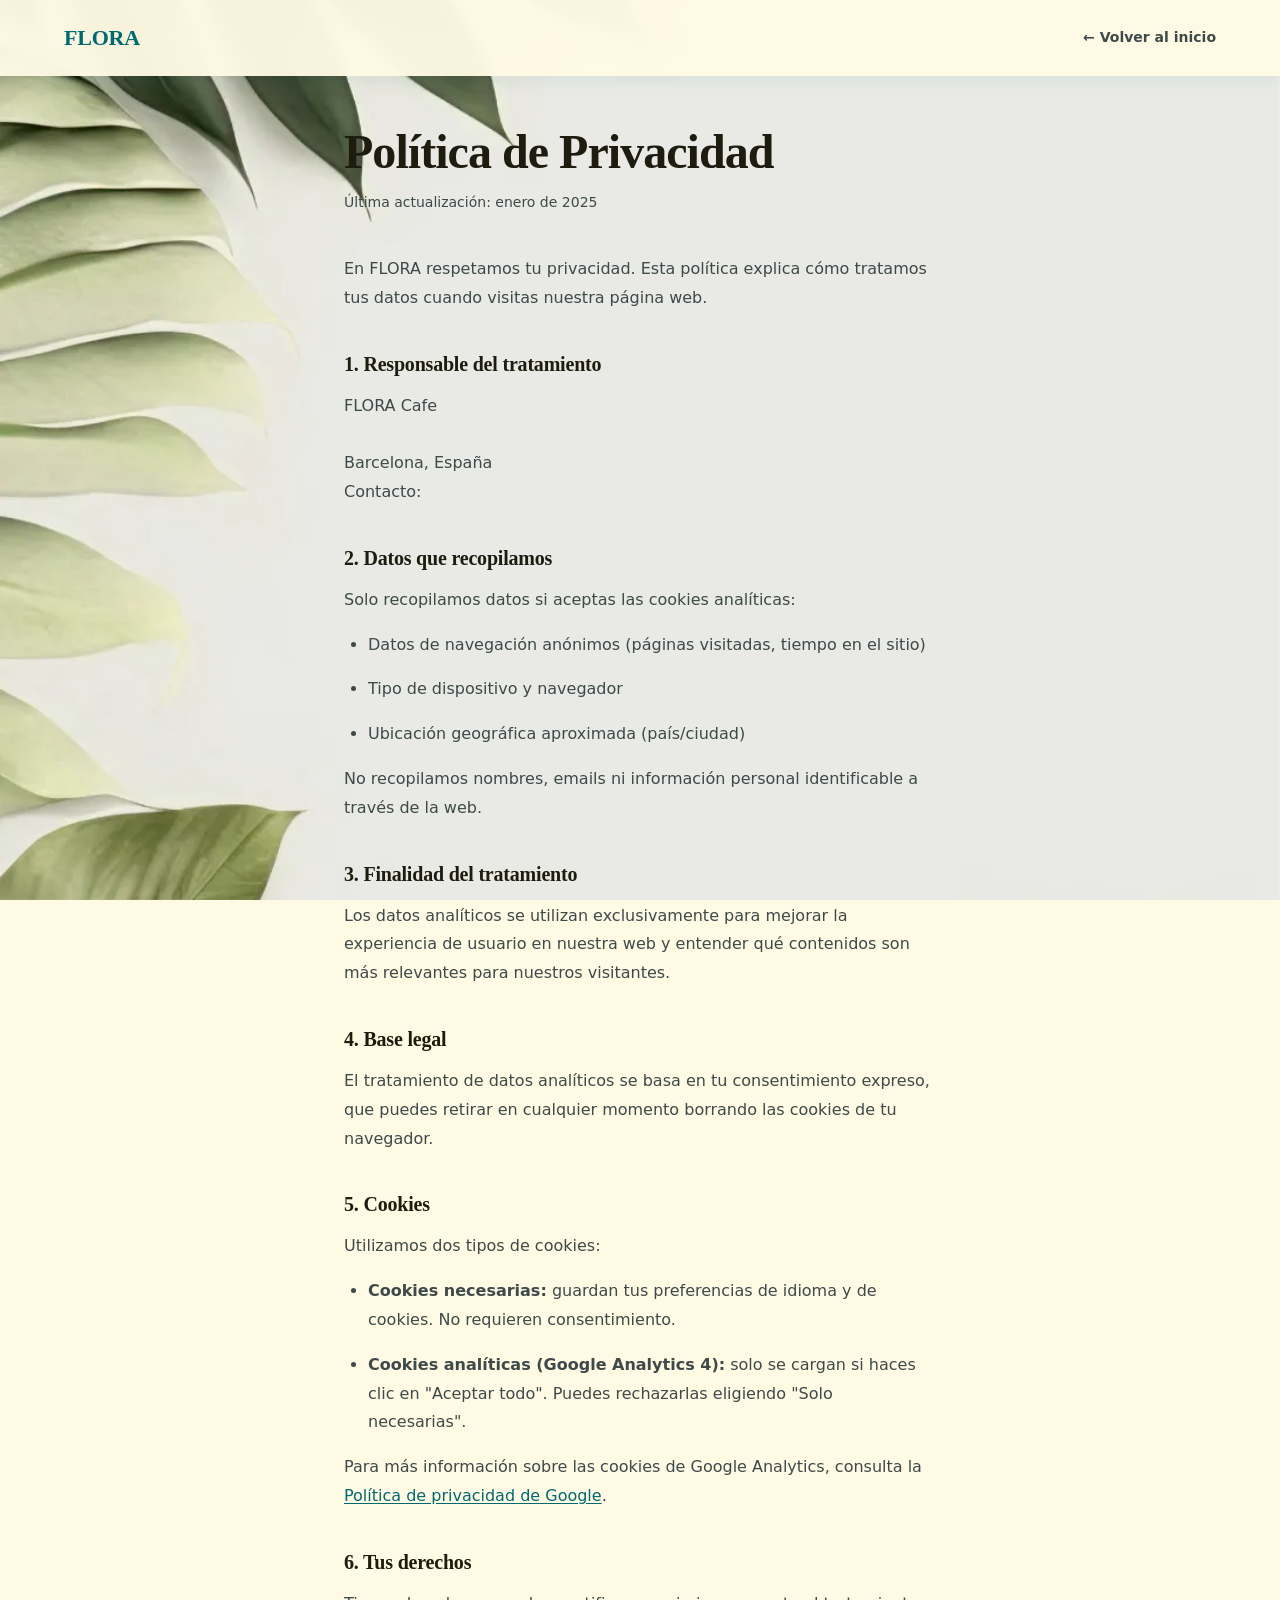
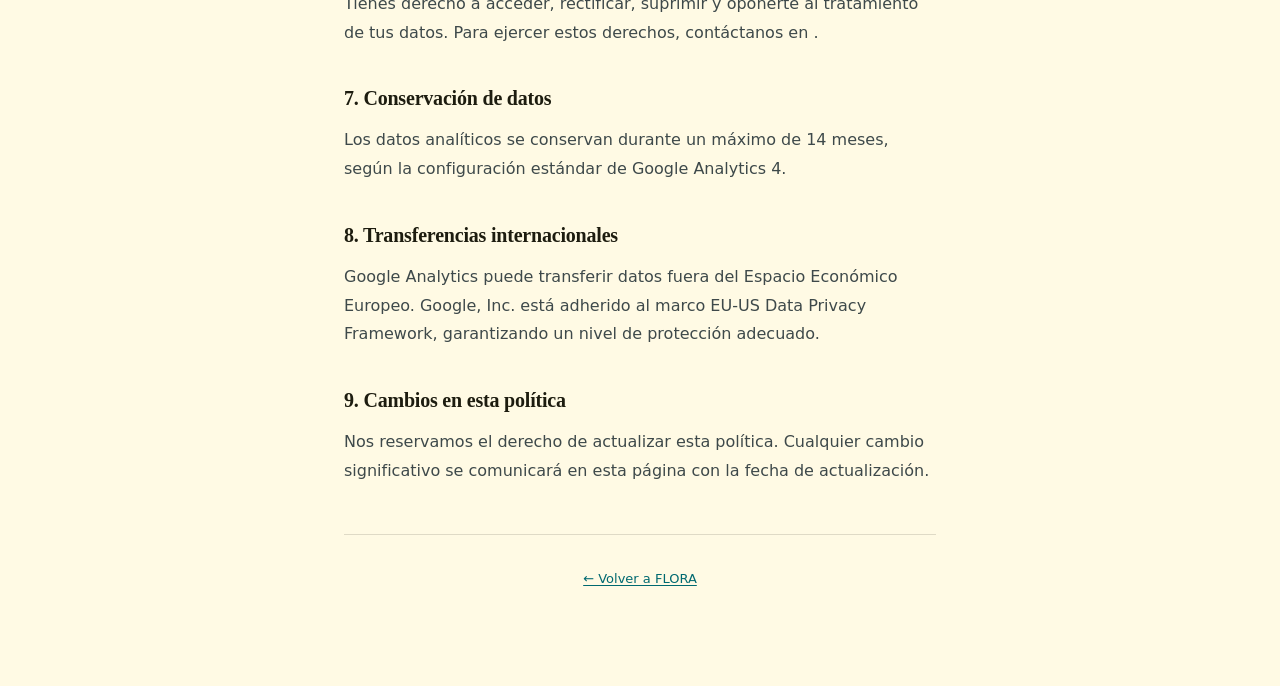
<file: privacy.html>
<!DOCTYPE html>
<html lang="es">
<head>
  <meta charset="UTF-8">
  <meta name="viewport" content="width=device-width, initial-scale=1.0">
  <title>Política de Privacidad — FLORA</title>
  <meta name="description" content="Política de privacidad y cookies de FLORA Cafe Barcelona.">
  <link rel="canonical" href="https://flora-bcn.vercel.app/privacy.html">
  <link rel="icon" type="image/svg+xml" href="favicon.svg">
  <link rel="stylesheet" href="css/style.css">
  <style>
    .privacy-nav {
      position: fixed;
      top: 0; left: 0; right: 0;
      height: var(--nav-h);
      background: rgba(255, 250, 228, 0.96);
      backdrop-filter: blur(8px);
      -webkit-backdrop-filter: blur(8px);
      box-shadow: var(--shadow-nav);
      z-index: 100;
      display: flex;
      align-items: center;
    }
    .privacy-nav__inner {
      display: flex;
      align-items: center;
      justify-content: space-between;
      width: 100%;
      max-width: var(--max-w);
      margin-inline: auto;
      padding-inline: var(--pad-x);
    }
    .privacy-nav__logo {
      font-family: var(--font-heading);
      font-size: 1.375rem;
      font-weight: 700;
      color: var(--teal);
      letter-spacing: -0.01em;
    }
    .privacy-nav__back {
      font-size: 0.875rem;
      font-weight: 600;
      color: var(--text-muted);
      display: inline-flex;
      align-items: center;
      gap: var(--sp-2);
      min-height: var(--touch-min);
      transition: color var(--dur-fast) var(--ease-out);
    }
    .privacy-nav__back:hover { color: var(--teal); }

    .privacy-content {
      max-width: 720px;
      margin: 0 auto;
      padding: calc(var(--nav-h) + 3rem) var(--pad-x) 5rem;
    }
    .privacy-content h1 {
      font-size: clamp(2rem, 5vw, 3rem);
      font-weight: 700;
      color: var(--text);
      letter-spacing: -0.02em;
      margin-bottom: var(--sp-3);
    }
    .privacy-content .privacy-date {
      font-size: 0.875rem;
      color: var(--text-muted);
      margin-bottom: var(--sp-10);
      display: block;
    }
    .privacy-content h2 {
      font-family: var(--font-heading);
      font-size: 1.25rem;
      color: var(--text);
      margin-top: var(--sp-10);
      margin-bottom: var(--sp-4);
      letter-spacing: -0.01em;
    }
    .privacy-content p,
    .privacy-content li {
      color: var(--text-muted);
      line-height: 1.8;
      margin-bottom: var(--sp-4);
    }
    .privacy-content ul {
      list-style: disc;
      padding-left: var(--sp-6);
    }
    .privacy-content a {
      color: var(--teal);
      text-decoration: underline;
      text-underline-offset: 2px;
    }
    .privacy-content a:hover { color: var(--teal-dk); }

    .privacy-footer {
      border-top: 1px solid var(--sand-dark);
      padding-top: var(--sp-8);
      margin-top: var(--sp-12);
      text-align: center;
    }
    .privacy-footer p {
      font-size: 0.8125rem;
      color: var(--text-muted);
    }
  </style>
</head>
<body>

<nav class="privacy-nav" aria-label="Navegación secundaria">
  <div class="privacy-nav__inner">
    <a href="/" class="privacy-nav__logo">FLORA</a>
    <a href="/" class="privacy-nav__back">← Volver al inicio</a>
  </div>
</nav>

<main>
  <article class="privacy-content">
    <h1>Política de Privacidad</h1>
    <span class="privacy-date">Última actualización: enero de 2025</span>

    <p>En FLORA respetamos tu privacidad. Esta política explica cómo tratamos tus datos cuando visitas nuestra página web.</p>

    <h2>1. Responsable del tratamiento</h2>
    <p>FLORA Cafe<br>
    <!-- UPDATE: Añadir dirección completa y CIF antes del lanzamiento --><br>
    Barcelona, España<br>
    Contacto: <!-- UPDATE: email de contacto --></p>

    <h2>2. Datos que recopilamos</h2>
    <p>Solo recopilamos datos si aceptas las cookies analíticas:</p>
    <ul>
      <li>Datos de navegación anónimos (páginas visitadas, tiempo en el sitio)</li>
      <li>Tipo de dispositivo y navegador</li>
      <li>Ubicación geográfica aproximada (país/ciudad)</li>
    </ul>
    <p>No recopilamos nombres, emails ni información personal identificable a través de la web.</p>

    <h2>3. Finalidad del tratamiento</h2>
    <p>Los datos analíticos se utilizan exclusivamente para mejorar la experiencia de usuario en nuestra web y entender qué contenidos son más relevantes para nuestros visitantes.</p>

    <h2>4. Base legal</h2>
    <p>El tratamiento de datos analíticos se basa en tu consentimiento expreso, que puedes retirar en cualquier momento borrando las cookies de tu navegador.</p>

    <h2>5. Cookies</h2>
    <p>Utilizamos dos tipos de cookies:</p>
    <ul>
      <li><strong>Cookies necesarias:</strong> guardan tus preferencias de idioma y de cookies. No requieren consentimiento.</li>
      <li><strong>Cookies analíticas (Google Analytics 4):</strong> solo se cargan si haces clic en "Aceptar todo". Puedes rechazarlas eligiendo "Solo necesarias".</li>
    </ul>
    <p>Para más información sobre las cookies de Google Analytics, consulta la <a href="https://policies.google.com/privacy" target="_blank" rel="noopener noreferrer">Política de privacidad de Google</a>.</p>

    <h2>6. Tus derechos</h2>
    <p>Tienes derecho a acceder, rectificar, suprimir y oponerte al tratamiento de tus datos. Para ejercer estos derechos, contáctanos en <!-- UPDATE: email -->.</p>

    <h2>7. Conservación de datos</h2>
    <p>Los datos analíticos se conservan durante un máximo de 14 meses, según la configuración estándar de Google Analytics 4.</p>

    <h2>8. Transferencias internacionales</h2>
    <p>Google Analytics puede transferir datos fuera del Espacio Económico Europeo. Google, Inc. está adherido al marco EU-US Data Privacy Framework, garantizando un nivel de protección adecuado.</p>

    <h2>9. Cambios en esta política</h2>
    <p>Nos reservamos el derecho de actualizar esta política. Cualquier cambio significativo se comunicará en esta página con la fecha de actualización.</p>

    <div class="privacy-footer">
      <p><a href="/">← Volver a FLORA</a></p>
    </div>
  </article>
</main>

</body>
</html>
</file>
<file: css/style.css>
/* ============================================================
   FLORA CAFE — style.css
   Design system: Artisanal Warmth (Stitch export)
   Fonts: Cormorant Garamond (heading) + Be Vietnam Pro (body)
   ============================================================ */

/* ============================================================
   FONT FACES
   ============================================================ */

@font-face {
  font-family: 'Cormorant Garamond';
  src: url('../fonts/CormorantGaramond-SemiBold.woff2') format('woff2');
  font-weight: 600;
  font-style: normal;
  font-display: swap;
}

@font-face {
  font-family: 'Be Vietnam Pro';
  src: url('../fonts/BeVietnamPro-Regular.woff2') format('woff2');
  font-weight: 400;
  font-style: normal;
  font-display: swap;
}

@font-face {
  font-family: 'Be Vietnam Pro';
  src: url('../fonts/BeVietnamPro-Medium.woff2') format('woff2');
  font-weight: 500;
  font-style: normal;
  font-display: swap;
}

/* ============================================================
   DESIGN TOKENS — Artisanal Warmth palette
   ============================================================ */

:root {
  /* Core palette */
  --cream:        #fffae4;
  --cream-dim:    #f3eed9;
  --cream-low:    #f9f4df;
  --cream-a96:    rgba(255, 250, 228, 0.96);
  --sand:         #EFEAD5;
  --sand-dark:    #dfdac6;
  --teal:         #006970;
  --teal-dk:      #2A6E75;
  --teal-mid:     #3b9ea7;
  --teal-light:   rgba(0,105,112,0.08);
  --gold:         #fdc400;
  --gold-hover:   #e6b100;
  --gold-on:      #002f33;   /* text on gold button */
  --gold-dk:      #765a00;
  --text:         #1d1c0f;
  --text-muted:   #3e494a;
  --outline:      #bdc9ca;
  --cookie-bg:    #333123;

  /* Semantic aliases */
  --color-bg:     var(--cream);
  --color-bg-alt: var(--cream-dim);
  --color-surface: #ffffff;
  --sand-tint:    rgba(243, 238, 217, 0.80);

  /* White opacity scale */
  --white-08: rgba(255,255,255,0.08);
  --white-10: rgba(255,255,255,0.10);
  --white-12: rgba(255,255,255,0.12);
  --white-20: rgba(255,255,255,0.20);
  --white-35: rgba(255,255,255,0.35);
  --white-45: rgba(255,255,255,0.45);
  --white-50: rgba(255,255,255,0.50);
  --white-55: rgba(255,255,255,0.55);
  --white-60: rgba(255,255,255,0.60);
  --white-65: rgba(255,255,255,0.65);
  --white-70: rgba(255,255,255,0.70);
  --white-75: rgba(255,255,255,0.75);
  --white-80: rgba(255,255,255,0.80);
  --white-82: rgba(255,255,255,0.82);
  --white-85: rgba(255,255,255,0.85);
  --white-88: rgba(255,255,255,0.88);
  --white-90: rgba(255,255,255,0.90);

  /* Hero overlay */
  --overlay-hero: linear-gradient(
    to top,
    rgba(0,0,0,0.80) 0%,
    rgba(0,0,0,0.50) 45%,
    rgba(0,0,0,0.45) 100%
  );

  /* Star rating — WCAG AA on white */
  --star-color: #B45309;

  /* WhatsApp */
  --wa-green: #25d366;

  /* Shadows — tinted with warm teal */
  --shadow-sm:   0 1px 4px rgba(0,105,112,0.07);
  --shadow-md:   0 4px 24px rgba(0,105,112,0.10);
  --shadow-card: 0 2px 16px rgba(0,105,112,0.08);
  --shadow-nav:  0 1px 20px rgba(0,105,112,0.10);

  /* Component-specific shadows */
  --shadow-gold:           0 2px 12px rgba(253,196,0,0.25);
  --shadow-gold-hover:     0 4px 20px rgba(253,196,0,0.35);
  --shadow-teal-btn:       0 2px 12px rgba(0,105,112,0.20);
  --shadow-teal-btn-hover: 0 4px 20px rgba(0,105,112,0.30);
  --shadow-wa:             0 4px 16px rgba(37,211,102,0.40);
  --shadow-wa-hover:       0 6px 24px rgba(37,211,102,0.55);
  --shadow-cookie:         0 -4px 24px rgba(0,0,0,0.18);
  --shadow-logo:           drop-shadow(0 2px 12px rgba(0,0,0,0.4));
  --shadow-hero-text:      0 1px 12px rgba(0,0,0,0.55);

  /* Flat white */
  --white: #fff;

  /* Typography */
  --font-heading: 'Cormorant Garamond', Georgia, 'Times New Roman', serif;
  --font-body:    'Be Vietnam Pro', system-ui, -apple-system, sans-serif;

  /* Spacing — 8px base */
  --sp-1:  0.25rem;
  --sp-2:  0.5rem;
  --sp-3:  0.75rem;
  --sp-4:  1rem;
  --sp-5:  1.25rem;
  --sp-6:  1.5rem;
  --sp-8:  2rem;
  --sp-10: 2.5rem;
  --sp-12: 3rem;
  --sp-16: 4rem;
  --sp-20: 5rem;
  --sp-24: 6rem;

  /* Layout */
  --max-w:  1280px;
  --pad-x:  1.25rem;
  --nav-h:  72px;
  --touch-min: 44px;

  /* Radius */
  --r-sm:   4px;
  --r-md:   8px;
  --r-lg:   16px;
  --r-xl:   24px;
  --r-full: 9999px;

  /* Motion tokens */
  --ease-out:    cubic-bezier(0.16, 1, 0.3, 1);
  --ease-in-out: cubic-bezier(0.87, 0, 0.13, 1);
  --dur-fast:    200ms;
  --dur-base:    400ms;
  --dur-slow:    650ms;
  --dur-crawl:   900ms;
  --stagger:     80ms;
}

@media (min-width: 768px) {
  :root {
    --pad-x: 4rem;
    --nav-h: 76px;
  }
}

/* ============================================================
   REDUCED MOTION — respect user preference
   ============================================================ */

@media (prefers-reduced-motion: reduce) {
  *, *::before, *::after {
    animation-duration: 0.01ms !important;
    animation-iteration-count: 1 !important;
    transition-duration: 0.01ms !important;
  }
}

/* ============================================================
   SCROLL REVEAL — redmotion skill
   ============================================================ */

.reveal {
  opacity: 0;
  transform: translateY(28px);
  will-change: transform, opacity;
  transition:
    opacity var(--dur-base) var(--ease-out),
    transform var(--dur-base) var(--ease-out);
}

.reveal--fade {
  opacity: 0;
  transform: none;
  will-change: opacity;
  transition: opacity var(--dur-base) var(--ease-out);
}

.reveal--heading {
  opacity: 0;
  transform: translateY(48px);
  will-change: transform, opacity;
  transition:
    opacity var(--dur-slow) var(--ease-out),
    transform var(--dur-slow) var(--ease-out);
}

.reveal--scale {
  opacity: 0;
  transform: scale(0.92);
  will-change: transform, opacity;
  transition:
    opacity var(--dur-slow) var(--ease-out),
    transform var(--dur-slow) var(--ease-out);
}

.reveal.is-visible,
.reveal--fade.is-visible,
.reveal--heading.is-visible,
.reveal--scale.is-visible {
  opacity: 1;
  transform: none;
  will-change: auto;
}

/* Stagger delays for .stagger-group children */
.stagger-group .reveal:nth-child(1)  { transition-delay: 0ms; }
.stagger-group .reveal:nth-child(2)  { transition-delay: var(--stagger); }
.stagger-group .reveal:nth-child(3)  { transition-delay: calc(var(--stagger) * 2); }
.stagger-group .reveal:nth-child(4)  { transition-delay: calc(var(--stagger) * 3); }
.stagger-group .reveal:nth-child(5)  { transition-delay: calc(var(--stagger) * 4); }
.stagger-group .reveal:nth-child(6)  { transition-delay: calc(var(--stagger) * 5); }
.stagger-group .reveal:nth-child(7)  { transition-delay: calc(var(--stagger) * 6); }
.stagger-group .reveal:nth-child(8)  { transition-delay: calc(var(--stagger) * 7); }
.stagger-group .reveal:nth-child(9)  { transition-delay: calc(var(--stagger) * 8); }
.stagger-group .reveal:nth-child(10) { transition-delay: calc(var(--stagger) * 9); }
.stagger-group .reveal:nth-child(11) { transition-delay: calc(var(--stagger) * 10); }
.stagger-group .reveal:nth-child(12) { transition-delay: calc(var(--stagger) * 11); }

/* ============================================================
   RESET
   ============================================================ */

*, *::before, *::after {
  box-sizing: border-box;
  margin: 0;
  padding: 0;
}

html {
  font-size: 16px;
  -webkit-text-size-adjust: 100%;
  overflow-x: hidden;
  background: transparent;
}

/* Fixed botanical texture — behind all content, iOS-safe (no background-attachment:fixed) */
html::before {
  content: '';
  position: fixed;
  top: 0;
  left: 0;
  width: 100%;
  height: 100%;
  background-image: url('../images/Background.png');
  background-image: -webkit-image-set(
    url('../images/Background.webp') type('image/webp'),
    url('../images/Background.png') type('image/png')
  );
  background-image: image-set(
    url('../images/Background.webp') type('image/webp'),
    url('../images/Background.png') type('image/png')
  );
  background-size: cover;
  background-position: left top;
  background-repeat: no-repeat;
  z-index: -1;
  pointer-events: none;
}

body {
  font-family: var(--font-body);
  font-size: 1rem;
  line-height: 1.7;
  color: var(--text);
  background-color: var(--cream);
  overflow-x: hidden;
}

img, video {
  display: block;
  max-width: 100%;
  height: auto;
}

ul, ol { list-style: none; }

a {
  color: inherit;
  text-decoration: none;
  -webkit-tap-highlight-color: transparent;
}

button {
  font: inherit;
  cursor: pointer;
  background: none;
  border: none;
  -webkit-tap-highlight-color: transparent;
  touch-action: manipulation;
}

address { font-style: normal; }

h1, h2, h3, h4 {
  font-family: var(--font-heading);
  line-height: 1.15;
}

/* ============================================================
   ACCESSIBILITY UTILITIES
   ============================================================ */

.sr-only {
  position: absolute;
  width: 1px;
  height: 1px;
  padding: 0;
  margin: -1px;
  overflow: hidden;
  clip: rect(0,0,0,0);
  white-space: nowrap;
  border: 0;
}

.skip-nav {
  position: absolute;
  top: var(--sp-3);
  left: var(--sp-4);
  z-index: 200;
  padding: var(--sp-3) var(--sp-6);
  background: var(--teal);
  color: var(--white);
  font-weight: 600;
  font-size: 0.875rem;
  border-radius: var(--r-sm);
  transform: translateY(-200%);
  transition: transform var(--dur-fast);
}

.skip-nav:focus {
  transform: translateY(0);
  outline: 2px solid var(--white);
  outline-offset: 2px;
}

:focus-visible {
  outline: 2px solid var(--teal-dk);
  outline-offset: 3px;
  border-radius: var(--r-sm);
}

/* ============================================================
   LAYOUT UTILITIES
   ============================================================ */

.container {
  width: 100%;
  max-width: var(--max-w);
  margin-inline: auto;
  padding-inline: var(--pad-x);
}

.section {
  padding-block: clamp(4rem, 10vw, 6rem);
}

.section--tinted {
  background: var(--sand-tint);
}

.section-label {
  display: block;
  font-family: var(--font-heading);
  font-size: 0.75rem;
  font-weight: 600;
  letter-spacing: 0.12em;
  text-transform: uppercase;
  color: var(--teal);
  margin-bottom: var(--sp-3);
}

.section-header {
  margin-bottom: clamp(2rem, 5vw, 3.5rem);
}

.section-header h2 {
  font-size: clamp(1.75rem, 4vw, 2.75rem);
  letter-spacing: -0.02em;
  color: var(--text);
}

/* ============================================================
   BUTTONS
   ============================================================ */

.btn {
  display: inline-flex;
  align-items: center;
  justify-content: center;
  gap: var(--sp-2);
  min-height: var(--touch-min);
  padding: 0.75rem 1.75rem;
  border-radius: var(--r-full);
  font-family: var(--font-body);
  font-size: 0.875rem;
  font-weight: 600;
  letter-spacing: 0.03em;
  white-space: nowrap;
  border: 2px solid transparent;
  touch-action: manipulation;
  -webkit-tap-highlight-color: transparent;
  transition:
    transform var(--dur-fast) var(--ease-out),
    background var(--dur-fast) var(--ease-out),
    color var(--dur-fast) var(--ease-out),
    border-color var(--dur-fast) var(--ease-out),
    box-shadow var(--dur-fast) var(--ease-out);
}

.btn:active { transform: scale(0.97); }

/* Gold — primary CTA */
.btn--cta {
  background: var(--gold);
  color: var(--gold-on);
  border-color: var(--gold);
  box-shadow: var(--shadow-gold);
}

.btn--cta:hover,
.btn--cta:focus-visible {
  background: var(--gold-hover);
  border-color: var(--gold-hover);
  box-shadow: var(--shadow-gold-hover);
}

/* Teal — on light backgrounds */
.btn--primary {
  background: var(--teal);
  color: var(--white);
  border-color: var(--teal);
}

.btn--primary:hover,
.btn--primary:focus-visible {
  background: var(--teal-dk);
  border-color: var(--teal-dk);
}

/* Outline teal — on light backgrounds */
.btn--outline {
  background: transparent;
  color: var(--teal);
  border-color: var(--teal);
}

.btn--outline:hover,
.btn--outline:focus-visible {
  background: var(--teal);
  color: var(--white);
}

/* Ghost — white border/text, over dark hero video */
.btn--ghost {
  background: transparent;
  color: var(--white-90);
  border-color: var(--white-45);
}

.btn--ghost:hover,
.btn--ghost:focus-visible {
  background: var(--white-12);
  border-color: var(--white-75);
}

/* White — solid white with teal text, over dark hero video */
.btn--white {
  background: var(--color-surface);
  color: var(--teal);
  border-color: var(--color-surface);
}

.btn--white:hover,
.btn--white:focus-visible {
  background: var(--cream);
  border-color: var(--cream);
  box-shadow: 0 4px 20px var(--white-20);
}

/* WhatsApp card button */
.btn--wa {
  background: var(--color-surface);
  color: var(--text);
  border-color: transparent;
  box-shadow: var(--shadow-sm);
}

.btn--wa:hover,
.btn--wa:focus-visible {
  box-shadow: var(--shadow-md);
  transform: translateY(-1px);
}

/* Outline light — on dark background (cookie banner) */
.btn--outline-light {
  background: transparent;
  color: var(--white-80);
  border-color: var(--white-35);
}

.btn--outline-light:hover,
.btn--outline-light:focus-visible {
  color: var(--color-surface);
  border-color: var(--white-70);
}

/* Small variant */
.btn--sm {
  min-height: var(--touch-min);
  padding: 0.5rem 1rem;
  font-size: 0.8125rem;
}

/* ============================================================
   NAVIGATION
   ============================================================ */

#nav {
  position: fixed;
  top: 0;
  left: 0;
  right: 0;
  z-index: 100;
  height: var(--nav-h);
  transition:
    background var(--dur-base) var(--ease-out),
    box-shadow var(--dur-base) var(--ease-out);
}

#nav.nav--scrolled {
  background: var(--cream-a96);
  backdrop-filter: blur(8px);
  -webkit-backdrop-filter: blur(8px);
  box-shadow: var(--shadow-nav);
}

.nav__inner {
  display: flex;
  align-items: center;
  justify-content: space-between;
  height: 100%;
  gap: var(--sp-6);
}

/* Logo text — Cormorant Garamond for editorial feel */
.nav__logo {
  font-family: var(--font-heading);
  font-size: 1.375rem;
  font-weight: 700;
  letter-spacing: -0.01em;
  color: var(--teal);
  flex-shrink: 0;
  transition: color var(--dur-fast) var(--ease-out);
}

/* Over video: white logo */
#nav:not(.nav--scrolled) .nav__logo {
  color: var(--white);
}

/* Desktop nav links */
.nav__links {
  display: flex;
  align-items: center;
  gap: var(--sp-8);
  font-size: 0.8125rem;
  font-weight: 600;
  letter-spacing: 0.04em;
}

.nav__links a:not(.btn) {
  color: var(--text-muted);
  min-height: var(--touch-min);
  display: inline-flex;
  align-items: center;
  transition: color var(--dur-fast) var(--ease-out);
}

.nav__links a:not(.btn):hover { color: var(--teal); }

/* Over video: white links */
#nav:not(.nav--scrolled) .nav__links a:not(.btn) {
  color: var(--white-85);
}

#nav:not(.nav--scrolled) .nav__links a:not(.btn):hover {
  color: var(--white);
}

/* Mobile-only items hidden on desktop */
.nav__mobile-extra { display: none; }

/* Desktop right side */
.nav__right {
  display: flex;
  align-items: center;
  gap: var(--sp-4);
  flex-shrink: 0;
}

/* Hamburger */
.nav__toggle {
  display: none;
  flex-direction: column;
  justify-content: center;
  align-items: center;
  gap: 5px;
  min-width: var(--touch-min);
  min-height: var(--touch-min);
  padding: var(--sp-2);
  margin-right: calc(var(--sp-2) * -1);
}

.nav__toggle span {
  display: block;
  width: 22px;
  height: 2px;
  background: var(--teal);
  border-radius: var(--r-full);
  transition: transform var(--dur-base) var(--ease-out), opacity var(--dur-fast);
  transform-origin: center;
}

/* Over video: white hamburger bars */
#nav:not(.nav--scrolled) .nav__toggle span { background: var(--white); }

/* Animate to X when open */
.nav__toggle[aria-expanded="true"] span:nth-child(1) { transform: translateY(7px) rotate(45deg); }
.nav__toggle[aria-expanded="true"] span:nth-child(2) { opacity: 0; transform: scaleX(0); }
.nav__toggle[aria-expanded="true"] span:nth-child(3) { transform: translateY(-7px) rotate(-45deg); }

/* Mobile nav */
@media (max-width: 767px) {
  .nav__toggle { display: flex; }
  .nav__right { display: none; }
  .nav__mobile-extra { display: flex; justify-content: center; }

  .nav__links {
    position: fixed;
    inset: var(--nav-h) 0 0 0;
    z-index: 99;
    flex-direction: column;
    justify-content: center;
    gap: var(--sp-2);
    padding: var(--sp-8) var(--sp-6);
    background: var(--cream);
    opacity: 0;
    transform: translateY(-8px);
    pointer-events: none;
    transition:
      opacity var(--dur-base) var(--ease-out),
      transform var(--dur-base) var(--ease-out);
  }

  .nav__links--open {
    opacity: 1;
    transform: translateY(0);
    pointer-events: auto;
  }

  /* Keep nav bar solid cream when overlay is open — prevents transparent strip at top */
  #nav:has(.nav__links--open) {
    background: var(--cream);
    backdrop-filter: none;
    -webkit-backdrop-filter: none;
    box-shadow: none;
  }

  .nav__links li { width: 100%; text-align: center; }

  .nav__links a:not(.btn) {
    font-size: 2rem;
    justify-content: center;
    color: var(--teal-dk);
    padding-block: var(--sp-3);
    width: 100%;
  }

  /* Override hero white-text rule when overlay is open */
  #nav:not(.nav--scrolled) .nav__links--open a:not(.btn) {
    color: var(--teal-dk);
  }

  .nav__links a:not(.btn):hover { color: var(--teal); }

  .nav__links .btn--cta {
    margin-top: var(--sp-2);
    width: 100%;
    max-width: 280px;
    background: var(--teal);
    color: var(--white);
    border-color: var(--teal);
    box-shadow: var(--shadow-teal-btn);
  }

  .nav__links .btn--cta:hover,
  .nav__links .btn--cta:focus-visible {
    background: var(--teal-dk);
    border-color: var(--teal-dk);
    box-shadow: var(--shadow-teal-btn-hover);
  }
}

/* ============================================================
   LANGUAGE SWITCHER
   ============================================================ */

.nav__lang {
  display: flex;
  gap: 2px;
  align-items: center;
}

.lang-btn {
  display: inline-flex;
  align-items: center;
  justify-content: center;
  min-width: var(--touch-min);
  min-height: var(--touch-min);
  padding: var(--sp-1) var(--sp-2);
  font-size: 0.6875rem;
  font-weight: 700;
  letter-spacing: 0.06em;
  color: var(--text-muted);
  border-radius: var(--r-sm);
  border: 1px solid transparent;
  touch-action: manipulation;
  transition:
    color var(--dur-fast) var(--ease-out),
    border-color var(--dur-fast) var(--ease-out),
    background var(--dur-fast) var(--ease-out);
}

.lang-btn:hover { color: var(--text); }

.lang-btn--active {
  color: var(--teal);
  border-color: var(--outline);
  background: var(--cream-dim);
}

/* Over video: white lang buttons */
#nav:not(.nav--scrolled) .nav__lang--desktop .lang-btn { color: var(--white-65); }
#nav:not(.nav--scrolled) .nav__lang--desktop .lang-btn:hover { color: var(--white); }
#nav:not(.nav--scrolled) .nav__lang--desktop .lang-btn--active {
  color: var(--white);
  border-color: var(--white-35);
  background: var(--white-10);
}

/* Mobile: larger touch targets */
@media (max-width: 767px) {
  .nav__lang { justify-content: center; padding-top: var(--sp-6); margin-top: var(--sp-2); border-top: 1px solid var(--sand-dark); width: 100%; }
  .lang-btn { min-height: var(--touch-min); min-width: 48px; font-size: 0.75rem; }
}

/* Footer lang buttons — inactive: white-70 (4.81:1 on teal ✓); active: white (6.44:1 ✓) */
.lang-btn--footer { color: var(--white-70); border-color: transparent; background: transparent; }
.lang-btn--footer:hover { color: var(--white); }
.lang-btn--footer.lang-btn--active { color: var(--white); border-color: var(--white-20); background: var(--white-08); }

/* ============================================================
   HERO — full-bleed video, text block upper-third
   ============================================================ */

#hero {
  position: relative;
  min-height: 100svh;
  display: flex;
  align-items: stretch;
  overflow: hidden;
}

/* Video background */
.hero__bg {
  position: absolute;
  inset: 0;
  z-index: 0;
}

.hero__bg picture {
  display: contents;
}

.hero__img {
  width: 100%;
  height: 100%;
  object-fit: cover;
  object-position: center;
}

/* Gradient overlay — heavier at bottom for editorial content placement */
.hero__overlay {
  position: absolute;
  inset: 0;
  background: var(--overlay-hero);
  z-index: 1;
}

/* Content sits above overlay — vertically centered in viewport */
.hero__content {
  position: relative;
  z-index: 2;
  width: 100%;
  display: flex;
  flex-direction: column;
  align-items: center;
  justify-content: center;
  text-align: center;
  color: var(--white);
  padding-top: var(--nav-h);
  padding-bottom: var(--nav-h);
  padding-inline: var(--pad-x);
}

.hero__top,
.hero__bottom {
  display: flex;
  flex-direction: column;
  align-items: center;
}

/* Logo — hero load-in animation */
.hero__logo {
  width: auto;
  height: clamp(100px, 14vw, 168px);
  max-width: 420px;
  margin: 0 auto var(--sp-3);
  filter: var(--shadow-logo);
  animation: hero-logo-in var(--dur-slow) var(--ease-out) 200ms both;
}

/* Editorial subtitle — below logo, above descriptor */
.hero__subtitle {
  font-family: var(--font-heading);
  font-size: clamp(0.9375rem, 2vw, 1.25rem);
  font-weight: 400;
  font-style: normal;
  color: var(--white-82);
  letter-spacing: 0.14em;
  text-shadow: var(--shadow-hero-text);
  margin-bottom: var(--sp-3);
  animation: hero-rise var(--dur-base) var(--ease-out) 400ms both;
}

/* Descriptor — BRUNCH · TAPAS · CAFÉ */
.hero__tagline {
  font-family: var(--font-heading);
  font-size: clamp(0.75rem, 1.3vw, 0.9375rem);
  font-weight: 500;
  letter-spacing: 0.2em;
  text-transform: uppercase;
  color: var(--white-60);
  margin-bottom: clamp(1.5rem, 3.5vw, 2rem);
  animation: hero-rise var(--dur-base) var(--ease-out) 550ms both;
}

/* Hero CTAs */
.hero__actions {
  display: flex;
  gap: var(--sp-3);
  justify-content: center;
  flex-wrap: wrap;
  animation: hero-rise var(--dur-base) var(--ease-out) 700ms both;
}

/* Scroll indicator */
.hero__scroll {
  position: absolute;
  bottom: clamp(1.5rem, 3vw, 2rem);
  left: 50%;
  transform: translateX(-50%);
  z-index: 2;
}

.hero__scroll-mouse {
  width: 24px;
  height: 40px;
  border: 2px solid var(--white-35);
  border-radius: 12px;
  display: flex;
  align-items: flex-start;
  justify-content: center;
  padding-top: 6px;
}

.hero__scroll-dot {
  width: 4px;
  height: 8px;
  background: var(--white-55);
  border-radius: 2px;
  animation: scroll-pulse 2s ease-in-out infinite;
}

/* Hero load-in keyframes */
@keyframes hero-logo-in {
  from { opacity: 0; transform: scale(0.90); }
  to   { opacity: 1; transform: scale(1); }
}

@keyframes hero-rise {
  from { opacity: 0; transform: translateY(20px); }
  to   { opacity: 1; transform: translateY(0); }
}

@keyframes scroll-pulse {
  0%, 100% { transform: translateY(0); opacity: 1; }
  50%       { transform: translateY(12px); opacity: 0.25; }
}

/* ============================================================
   ABOUT
   ============================================================ */

.about__grid {
  display: grid;
  gap: var(--sp-10);
  align-items: center;
}

@media (min-width: 768px) {
  .about__grid {
    grid-template-columns: 1fr 1fr;
    gap: var(--sp-16);
  }
}

/* Text first in DOM, image below on mobile */
.about__image-wrap {
  border-radius: var(--r-xl);
  overflow: hidden;
  box-shadow: var(--shadow-md);
}

/* On desktop: image moves to left column */
@media (min-width: 768px) {
  .about__image-wrap { order: -1; }
}

.about__image {
  width: 100%;
  height: 280px;
  object-fit: cover;
}

@media (min-width: 768px) {
  .about__image { height: 520px; }
}

.about__text h2 {
  font-size: clamp(1.75rem, 4vw, 2.75rem);
  letter-spacing: -0.02em;
  color: var(--text);
  margin-bottom: var(--sp-5);
}

.about__text p {
  color: var(--text-muted);
  line-height: 1.75;
  max-width: 52ch;
  margin-bottom: var(--sp-4);
}

.about__text .btn {
  margin-top: var(--sp-4);
}

/* ============================================================
   MENU
   ============================================================ */

/* Tab list — scrollable on mobile */
.menu__tabs {
  display: flex;
  flex-wrap: nowrap;
  overflow-x: auto;
  -webkit-overflow-scrolling: touch;
  scrollbar-width: none;
  border-bottom: 1px solid var(--sand-dark);
  margin-bottom: clamp(1.5rem, 4vw, 2.5rem);
  gap: 0;
}

.menu__tabs::-webkit-scrollbar { display: none; }

.menu__tab {
  flex: 1;
  min-width: max-content;
  min-height: 48px;
  padding: var(--sp-3) var(--sp-5);
  font-family: var(--font-body);
  font-size: 0.875rem;
  font-weight: 600;
  letter-spacing: 0.08em;
  text-transform: uppercase;
  color: var(--text-muted);
  border-bottom: 2px solid transparent;
  margin-bottom: -1px;
  text-align: center;
  touch-action: manipulation;
  transition: color var(--dur-fast) var(--ease-out), border-color var(--dur-fast) var(--ease-out);
}

.menu__tab:hover { color: var(--text); }

.menu__tab--active {
  color: var(--teal);
  border-bottom-color: var(--teal);
}

@media (min-width: 768px) {
  .menu__tabs { flex-wrap: wrap; overflow-x: visible; gap: var(--sp-2); margin-bottom: var(--sp-10); }
  .menu__tab { flex: none; }
}

.menu__panel--hidden { display: none; }

/* ── Menu Cards (Croissants / Drinks) ─────────────────────── */

.menu__cards {
  display: grid;
  gap: var(--sp-5);
}

@media (min-width: 560px) { .menu__cards { grid-template-columns: repeat(2, 1fr); } }
@media (min-width: 1024px) { .menu__cards { grid-template-columns: repeat(4, 1fr); } }

.menu-card {
  background: var(--color-surface);
  border-radius: var(--r-xl);
  border: 1px solid var(--sand);
  overflow: hidden;
  box-shadow: var(--shadow-card);
  transition:
    transform var(--dur-fast) var(--ease-out),
    box-shadow var(--dur-fast) var(--ease-out);
}

@media (hover: hover) {
  .menu-card:hover {
    transform: translateY(-4px);
    box-shadow: var(--shadow-md);
  }
}

.menu-card__img-wrap {
  aspect-ratio: 1;
  overflow: hidden;
  background: var(--cream-dim);
}

.menu-card__img-wrap img {
  width: 100%;
  height: 100%;
  object-fit: cover;
  transition: transform 0.5s var(--ease-out);
}

@media (hover: hover) {
  .menu-card:hover .menu-card__img-wrap img {
    transform: scale(1.04);
  }
}

/* Placeholder for items without a photo */
.menu-card__img-wrap--plain {
  display: flex;
  align-items: center;
  justify-content: center;
}

.menu-card__img-placeholder {
  width: 64px;
  height: 64px;
  border-radius: 50%;
  background: var(--sand);
  opacity: 0.5;
}

.menu-card__body {
  padding: var(--sp-4) var(--sp-5);
}

.menu-card__header {
  display: flex;
  justify-content: space-between;
  align-items: flex-start;
  gap: var(--sp-3);
  margin-bottom: var(--sp-2);
}

.menu-card__name {
  font-family: var(--font-heading);
  font-size: 1.125rem;
  font-weight: 600;
  color: var(--text);
  line-height: 1.3;
  min-width: 0;
  overflow-wrap: break-word;
}

.menu-card__price {
  font-family: var(--font-body);
  font-size: 0.8125rem;
  font-weight: 700;
  color: var(--teal);
  white-space: nowrap;
  background: var(--teal-light);
  padding: 2px 10px;
  border-radius: var(--r-full);
  flex-shrink: 0;
}

.menu-card__desc {
  font-size: 0.875rem;
  color: var(--text-muted);
  line-height: 1.6;
}

/* ── Featured Tapas ───────────────────────────────────────── */

.tapas-featured {
  display: grid;
  gap: 0;
  background: var(--color-surface);
  border-radius: var(--r-xl);
  border: 1px solid var(--sand);
  overflow: hidden;
  box-shadow: var(--shadow-card);
  margin-bottom: var(--sp-5);
}

@media (min-width: 768px) {
  .tapas-featured { grid-template-columns: 1fr 1fr; }
}

.tapas-featured__img-wrap {
  aspect-ratio: 1;
}

@media (min-width: 768px) {
  .tapas-featured__img-wrap { aspect-ratio: auto; min-height: 360px; }
}

.tapas-featured__img-wrap img {
  width: 100%;
  height: 100%;
  object-fit: cover;
}

.tapas-featured__body {
  padding: clamp(1.5rem, 4vw, 2.5rem);
  display: flex;
  flex-direction: column;
  gap: var(--sp-4);
  justify-content: center;
}

.tapas-badge {
  font-family: var(--font-body);
  font-size: 0.6875rem;
  font-weight: 700;
  letter-spacing: 0.1em;
  text-transform: uppercase;
  color: var(--teal);
  background: var(--teal-light);
  padding: var(--sp-1) var(--sp-3);
  border-radius: var(--r-full);
  align-self: flex-start;
}

.tapas-featured__name {
  font-family: var(--font-heading);
  font-size: clamp(1.75rem, 4vw, 2.5rem);
  font-weight: 700;
  color: var(--text);
  letter-spacing: -0.02em;
  line-height: 1.1;
}

.tapas-featured__desc {
  color: var(--text-muted);
  line-height: 1.75;
  max-width: 42ch;
}

.tapas-featured__price {
  font-family: var(--font-heading);
  font-size: 1.75rem;
  font-weight: 700;
  color: var(--teal);
  margin-top: var(--sp-2);
}

/* ── Tapas List ────────────────────────────────────────────── */

.tapas-list {
  display: grid;
  gap: var(--sp-3);
}

@media (min-width: 768px) {
  .tapas-list { grid-template-columns: repeat(2, 1fr); }
}

.tapas-item {
  display: flex;
  justify-content: space-between;
  align-items: flex-start;
  gap: var(--sp-5);
  padding: var(--sp-5) var(--sp-6);
  background: var(--color-surface);
  border-radius: var(--r-lg);
  border: 1px solid var(--sand);
  transition:
    border-color var(--dur-fast) var(--ease-out),
    box-shadow var(--dur-fast) var(--ease-out);
}

@media (hover: hover) {
  .tapas-item:hover {
    border-color: var(--teal-mid);
    box-shadow: var(--shadow-sm);
  }
}

.tapas-item__body {
  flex: 1;
  min-width: 0;
}

.tapas-item__name {
  font-family: var(--font-heading);
  font-size: 1.0625rem;
  font-weight: 600;
  color: var(--text);
  margin-bottom: var(--sp-1);
}

.tapas-item__desc {
  font-size: 0.875rem;
  color: var(--text-muted);
  line-height: 1.55;
}

.tapas-item__price {
  font-family: var(--font-body);
  font-weight: 700;
  color: var(--teal);
  white-space: nowrap;
  flex-shrink: 0;
  font-size: 0.9375rem;
  padding-top: 2px;
}

/* ── Menu sub-category headings ──────────────────────────── */
.menu__subcat {
  font-family: var(--font-body);
  font-size: 0.6875rem;
  font-weight: 700;
  letter-spacing: 0.14em;
  text-transform: uppercase;
  color: var(--teal);
  padding-bottom: var(--sp-3);
  border-bottom: 1px solid var(--sand);
  margin: var(--sp-10) 0 var(--sp-5);
}

.menu__subcat:first-child { margin-top: 0; }

.menu__subcat--minor {
  font-family: var(--font-body);
  font-size: 0.625rem;
  font-weight: 700;
  letter-spacing: 0.12em;
  text-transform: uppercase;
  color: var(--text-muted);
  margin: var(--sp-6) 0 var(--sp-3);
  padding-bottom: var(--sp-2);
  border-bottom: 1px solid var(--outline);
}

.menu__note {
  font-size: 0.8125rem;
  color: var(--text-muted);
  line-height: 1.6;
  margin-bottom: var(--sp-4);
  padding: var(--sp-3) var(--sp-4);
  background: var(--cream-dim);
  border-radius: var(--r-md);
  border-left: 3px solid var(--teal-mid);
}

.tapas-item__name-row {
  display: flex;
  align-items: center;
  gap: var(--sp-2);
  flex-wrap: wrap;
  margin-bottom: var(--sp-1);
}

.tapas-item__name-row .tapas-item__name { margin-bottom: 0; }

/* ============================================================
   GALLERY — asymmetric 3-column editorial grid
   ============================================================ */

.gallery__grid {
  display: grid;
  grid-template-columns: repeat(3, 1fr);
  grid-auto-rows: 280px;
  gap: var(--sp-3);
  margin-bottom: var(--sp-10);
}

.gallery__item {
  overflow: hidden;
  border-radius: var(--r-lg);
  background: var(--cream-dim);
}

.gallery__item--wide {
  grid-column: span 2;
}

.gallery__item img {
  width: 100%;
  height: 100%;
  object-fit: cover;
  transition: transform 0.6s var(--ease-out);
}

@media (hover: hover) {
  .gallery__item:hover img {
    transform: scale(1.04);
  }
}

/* Mobile: 2 columns, all items same width */
@media (max-width: 639px) {
  .gallery__grid {
    grid-template-columns: repeat(2, 1fr);
    grid-auto-rows: 180px;
  }
  .gallery__item--wide { grid-column: span 1; }
}

@media (min-width: 640px) and (max-width: 767px) {
  .gallery__grid { grid-auto-rows: 220px; }
}

.gallery__footer {
  text-align: center;
  margin-top: var(--sp-4);
}

/* ============================================================
   REVIEWS — 4 cards grid
   ============================================================ */

.reviews__grid {
  display: grid;
  gap: var(--sp-4);
  margin-top: clamp(1.5rem, 4vw, 2.5rem);
}

@media (min-width: 560px) { .reviews__grid { grid-template-columns: repeat(2, 1fr); } }
@media (min-width: 1024px) { .reviews__grid { grid-template-columns: repeat(4, 1fr); } }

.review-card {
  background: var(--color-surface);
  border-radius: var(--r-xl);
  padding: var(--sp-6);
  box-shadow: var(--shadow-card);
  display: flex;
  flex-direction: column;
  gap: var(--sp-4);
  border: none;
}

.review-card__stars {
  color: var(--star-color);
  font-size: 0.875rem;
  letter-spacing: 2px;
}

.review-card__text {
  font-size: 0.9375rem;
  color: var(--text-muted);
  line-height: 1.7;
  flex: 1;
}

.review-card__footer {
  display: flex;
  justify-content: space-between;
  align-items: center;
  padding-top: var(--sp-4);
  border-top: 1px solid var(--sand);
  margin-top: auto;
}

.review-card__author {
  font-family: var(--font-body);
  font-weight: 600;
  font-size: 0.875rem;
  font-style: normal;
  color: var(--text);
}

.reviews__footer {
  text-align: center;
  margin-top: clamp(1.5rem, 4vw, 2.5rem);
}

.reviews__maps-link {
  display: inline-flex;
  align-items: center;
  min-height: var(--touch-min);
  font-size: 0.875rem;
  font-weight: 600;
  color: var(--teal);
  text-decoration: underline;
  text-underline-offset: 3px;
  transition: color var(--dur-fast) var(--ease-out);
}

.reviews__maps-link:hover { color: var(--teal-dk); }

/* ============================================================
   FIND US
   ============================================================ */

.find-us__grid {
  display: grid;
  gap: var(--sp-10);
  align-items: start;
}

@media (min-width: 768px) {
  .find-us__grid {
    grid-template-columns: 1fr 1.5fr;
    gap: var(--sp-16);
  }
}

.find-us__info {
  display: flex;
  flex-direction: column;
  gap: var(--sp-8);
}

.find-us__block-title {
  font-family: var(--font-body);
  font-size: 0.75rem;
  font-weight: 700;
  letter-spacing: 0.1em;
  text-transform: uppercase;
  color: var(--teal);
  margin-bottom: var(--sp-3);
}

.find-us__block address {
  color: var(--text-muted);
  line-height: 1.7;
  font-size: 0.9375rem;
}

/* Hours using dl/dt/dd */
.hours__list {
  display: grid;
  grid-template-columns: auto 1fr;
  gap: var(--sp-2) var(--sp-6);
  font-size: 0.9375rem;
}

.hours__list dt {
  font-weight: 600;
  color: var(--text);
}

.hours__list dd {
  color: var(--text-muted);
}

/* WhatsApp card */
.wa-card {
  background: var(--teal);
  color: var(--white);
  border-radius: var(--r-xl);
  padding: var(--sp-6) var(--sp-6);
  display: flex;
  align-items: center;
  justify-content: space-between;
  gap: var(--sp-5);
  flex-wrap: wrap;
}

.wa-card__label {
  font-family: var(--font-body);
  font-weight: 700;
  font-size: 1rem;
  margin-bottom: var(--sp-1);
}

.wa-card__sub {
  font-size: 0.8125rem;
  color: var(--white-75);
}

/* Map */
.find-us__map { display: flex; flex-direction: column; gap: var(--sp-3); }

.map-wrap {
  width: 100%;
  aspect-ratio: 4 / 3;
  border-radius: var(--r-xl);
  overflow: hidden;
  box-shadow: var(--shadow-card);
  border: 1px solid var(--sand);
}

.map-wrap iframe {
  width: 100%;
  height: 100%;
  border: none;
  display: block;
}

.find-us__maps-link {
  font-size: 0.875rem;
  font-weight: 600;
  color: var(--teal);
  text-decoration: underline;
  text-underline-offset: 3px;
  align-self: flex-start;
  min-height: var(--touch-min);
  display: inline-flex;
  align-items: center;
  transition: color var(--dur-fast) var(--ease-out);
}

.find-us__maps-link:hover { color: var(--teal-dk); }

/* ============================================================
   FOOTER — dark inverse, large brand name
   ============================================================ */

.footer {
  background: var(--teal);
  color: var(--white-65);
  padding-block: clamp(2rem, 5vw, 3rem);
}

.footer__inner {
  display: flex;
  flex-direction: column;
  align-items: center;
  text-align: center;
  gap: var(--sp-6);
}

.footer__name {
  font-family: var(--font-heading);
  font-size: clamp(2.1rem, 6vw, 3.6rem);
  font-weight: 700;
  letter-spacing: -0.03em;
  color: var(--white);
  line-height: 1;
}

.footer__tagline {
  font-size: 0.8125rem;
  letter-spacing: 0.15em;
  text-transform: uppercase;
  color: var(--white-65);
  margin-top: var(--sp-2);
}

.footer__nav {
  display: flex;
  gap: var(--sp-5);
  flex-wrap: wrap;
  justify-content: center;
}

.footer__nav a {
  font-size: 0.875rem;
  color: var(--white-70);
  min-height: var(--touch-min);
  display: inline-flex;
  align-items: center;
  padding-inline: var(--sp-1);
  transition: color var(--dur-fast) var(--ease-out);
}

.footer__nav a:hover { color: var(--white); }

.footer__bottom {
  display: flex;
  justify-content: space-between;
  align-items: center;
  width: 100%;
  padding-top: var(--sp-8);
  border-top: 1px solid var(--white-10);
  gap: var(--sp-4);
  flex-wrap: wrap;
}

.footer__copy {
  font-size: 0.75rem;
  color: var(--white-65);
}

/* ============================================================
   LOADING SCREEN
   ============================================================ */

.loader {
  position: fixed;
  inset: 0;
  z-index: 999;
  background: var(--cream);
  display: flex;
  align-items: center;
  justify-content: center;
  transition: opacity 0.45s var(--ease-out), visibility 0.45s var(--ease-out);
}

.loader__inner {
  display: flex;
  flex-direction: column;
  align-items: center;
  gap: var(--sp-3);
}

.loader__name {
  font-family: var(--font-heading);
  font-size: 2.5rem;
  font-weight: 700;
  letter-spacing: 0.08em;
  color: var(--teal);
  animation: loader-pulse 1.4s ease-in-out infinite;
}

.loader__sub {
  font-size: 0.75rem;
  letter-spacing: 0.18em;
  text-transform: uppercase;
  color: var(--text-muted);
}

@keyframes loader-pulse {
  0%, 100% { opacity: 1; }
  50%       { opacity: 0.3; }
}

.loader--hidden {
  opacity: 0;
  visibility: hidden;
  pointer-events: none;
}

/* ============================================================
   BACK TO TOP
   ============================================================ */

.back-to-top {
  position: fixed;
  bottom: calc(var(--sp-6) + 72px);
  right: var(--sp-6);
  z-index: 90;
  width: 44px;
  height: 44px;
  border-radius: var(--r-full);
  background: var(--color-surface);
  color: var(--text);
  border: 1px solid var(--sand-dark);
  display: flex;
  align-items: center;
  justify-content: center;
  box-shadow: var(--shadow-sm);
  opacity: 0;
  transform: translateY(8px);
  pointer-events: none;
  transition:
    opacity var(--dur-base) var(--ease-out),
    transform var(--dur-base) var(--ease-out),
    background var(--dur-fast) var(--ease-out),
    color var(--dur-fast) var(--ease-out);
}

.back-to-top--visible {
  opacity: 1;
  transform: translateY(0);
  pointer-events: auto;
}

@media (hover: hover) {
  .back-to-top:hover {
    background: var(--teal);
    color: var(--white);
    border-color: var(--teal);
  }
}

/* ============================================================
   WHATSAPP FLOATING BUTTON
   ============================================================ */

.whatsapp-btn {
  position: fixed;
  bottom: var(--sp-6);
  right: var(--sp-6);
  z-index: 90;
  width: 56px;
  height: 56px;
  border-radius: var(--r-full);
  background: var(--wa-green);
  color: var(--white);
  display: flex;
  align-items: center;
  justify-content: center;
  box-shadow: var(--shadow-wa);
  transition: transform var(--dur-fast) var(--ease-out), box-shadow var(--dur-fast) var(--ease-out);
}

@media (hover: hover) {
  .whatsapp-btn:hover {
    transform: scale(1.08);
    box-shadow: var(--shadow-wa-hover);
  }
}

/* ============================================================
   COOKIE CONSENT BANNER
   ============================================================ */

.cookie-banner {
  position: fixed;
  bottom: 0;
  left: 0;
  right: 0;
  z-index: 150;
  background: var(--cookie-bg);
  color: var(--white-88);
  padding-block: var(--sp-5);
  box-shadow: var(--shadow-cookie);
}

.cookie-banner__inner {
  display: flex;
  flex-direction: column;
  gap: var(--sp-4);
}

@media (min-width: 640px) {
  .cookie-banner__inner {
    flex-direction: row;
    align-items: center;
    justify-content: space-between;
    gap: var(--sp-8);
  }
}

.cookie-banner__text p {
  font-size: 0.875rem;
  line-height: 1.6;
}

.cookie-banner__text p + p {
  margin-top: var(--sp-1);
  font-size: 0.8125rem;
}

.cookie-privacy-link {
  color: var(--white-65);
  text-decoration: underline;
  text-underline-offset: 2px;
  transition: color var(--dur-fast) var(--ease-out);
}

.cookie-privacy-link:hover { color: var(--white); }

.cookie-banner__actions {
  display: flex;
  gap: var(--sp-3);
  flex-shrink: 0;
}

/* ============================================================
   SMOOTH SCROLL — offset for fixed nav
   ============================================================ */

section[id],
:target {
  scroll-margin-top: calc(var(--nav-h) + var(--sp-4));
}
</file>
<file: css/print.css>
/* ============================================================
   FLORA CAFE — print.css
   Usage: Ctrl/Cmd+P → prints a clean, full menu
   ============================================================ */

@media print {

  @page {
    margin: 1.5cm 2cm;
    size: A4 portrait;
  }

  /* ── Hide everything except the menu ──────────────────────── */

  .loader,
  #nav,
  .skip-nav,
  #hero,
  #about,
  #gallery,
  #reviews,
  #find-us,
  .footer,
  #cookie-banner,
  #whatsapp-btn,
  .back-to-top,
  .menu__tabs,
  .section-label,
  .menu-card__img-wrap,
  .pasta-featured__img-wrap { display: none !important; }

  /* ── Base reset ────────────────────────────────────────────── */

  body {
    font-family: Georgia, 'Times New Roman', serif;
    font-size: 10.5pt;
    color: #1a1a0e;
    background: #fff;
    line-height: 1.5;
  }

  * { box-shadow: none !important; text-shadow: none !important; }

  a { color: inherit; text-decoration: none; }

  /* ── Menu section ──────────────────────────────────────────── */

  #menu {
    padding: 0;
    background: none;
    max-width: 100%;
  }

  /* Print header — brand + heading */
  #menu .section-header {
    text-align: center;
    margin-bottom: 20pt;
    padding-bottom: 10pt;
    border-bottom: 1.5pt solid #1a1a0e;
  }

  #menu .section-header::before {
    content: 'FLORA';
    display: block;
    font-family: Georgia, 'Times New Roman', serif;
    font-size: 24pt;
    font-weight: 700;
    letter-spacing: 0.1em;
    margin-bottom: 3pt;
  }

  #menu .section-header h2 {
    font-size: 13pt;
    font-weight: 400;
    letter-spacing: 0.08em;
    text-transform: uppercase;
    color: #3a3a2a;
  }

  /* ── Reveal all panels ─────────────────────────────────────── */

  .menu__panel--hidden {
    display: block !important;
  }

  .menu__panels {
    display: block;
  }

  /* ── Category headings (injected before each panel) ────────── */

  #panel-croissants::before { content: 'Croissants'; }
  #panel-pasta::before      { content: 'Pasta'; }
  #panel-drinks::before     { content: 'Bebidas'; }

  #panel-croissants::before,
  #panel-pasta::before,
  #panel-drinks::before {
    display: block;
    font-family: Georgia, 'Times New Roman', serif;
    font-size: 13pt;
    font-weight: 700;
    letter-spacing: 0.04em;
    margin: 18pt 0 8pt;
    padding-bottom: 4pt;
    border-bottom: 0.75pt solid #bbb;
  }

  /* ── Croissant & Drink cards — two-column grid ─────────────── */

  .menu__cards {
    display: grid;
    grid-template-columns: 1fr 1fr;
    gap: 4pt 20pt;
  }

  .menu-card {
    display: flex;
    flex-direction: column;
    padding: 6pt 0;
    border-bottom: 0.5pt solid #e0e0d0;
    break-inside: avoid;
    background: none;
    border-radius: 0;
  }

  .menu-card__body {
    padding: 0;
  }

  .menu-card__header {
    display: flex;
    justify-content: space-between;
    align-items: baseline;
    gap: 8pt;
    margin-bottom: 2pt;
  }

  .menu-card__name {
    font-family: Georgia, 'Times New Roman', serif;
    font-size: 11pt;
    font-weight: 700;
    color: #1a1a0e;
  }

  .menu-card__price {
    font-size: 10.5pt;
    font-weight: 700;
    color: #1a1a0e;
    white-space: nowrap;
  }

  .menu-card__desc {
    font-size: 8.5pt;
    color: #555;
    line-height: 1.4;
    margin: 0;
  }

  /* ── Pasta — featured + list ───────────────────────────────── */

  .pasta-featured {
    display: grid;
    grid-template-columns: 1fr;
    padding: 8pt 0;
    border-bottom: 0.5pt solid #bbb;
    margin-bottom: 4pt;
    break-inside: avoid;
  }

  .pasta-featured__body {
    padding: 0;
  }

  .pasta-badge {
    font-size: 7.5pt;
    font-weight: 700;
    letter-spacing: 0.1em;
    text-transform: uppercase;
    color: #555;
    background: none;
    padding: 0;
    margin-bottom: 3pt;
  }

  .pasta-featured__name {
    font-family: Georgia, 'Times New Roman', serif;
    font-size: 13pt;
    font-weight: 700;
    color: #1a1a0e;
    margin-bottom: 3pt;
  }

  .pasta-featured__desc {
    font-size: 9pt;
    color: #444;
    line-height: 1.5;
    margin-bottom: 4pt;
  }

  .pasta-featured__price {
    font-size: 11pt;
    font-weight: 700;
    color: #1a1a0e;
  }

  .pasta-list {
    display: block;
  }

  .pasta-item {
    display: flex;
    justify-content: space-between;
    align-items: baseline;
    gap: 12pt;
    padding: 6pt 0;
    border-bottom: 0.5pt solid #e0e0d0;
    break-inside: avoid;
    background: none;
  }

  .pasta-item__body {
    flex: 1;
    min-width: 0;
  }

  .pasta-item__name {
    font-family: Georgia, 'Times New Roman', serif;
    font-size: 11pt;
    font-weight: 700;
    color: #1a1a0e;
    margin-bottom: 1pt;
  }

  .pasta-item__desc {
    font-size: 8.5pt;
    color: #555;
    line-height: 1.4;
    margin: 0;
  }

  .pasta-item__price {
    font-size: 10.5pt;
    font-weight: 700;
    color: #1a1a0e;
    white-space: nowrap;
  }

  /* ── Reveal classes: show everything in print ──────────────── */

  .reveal,
  .reveal--fade,
  .reveal--heading,
  .reveal--scale {
    opacity: 1 !important;
    transform: none !important;
    transition: none !important;
  }

  /* ── Page break helpers ────────────────────────────────────── */

  #panel-pasta  { break-before: auto; }
  #panel-drinks { break-before: auto; }

}
</file>
